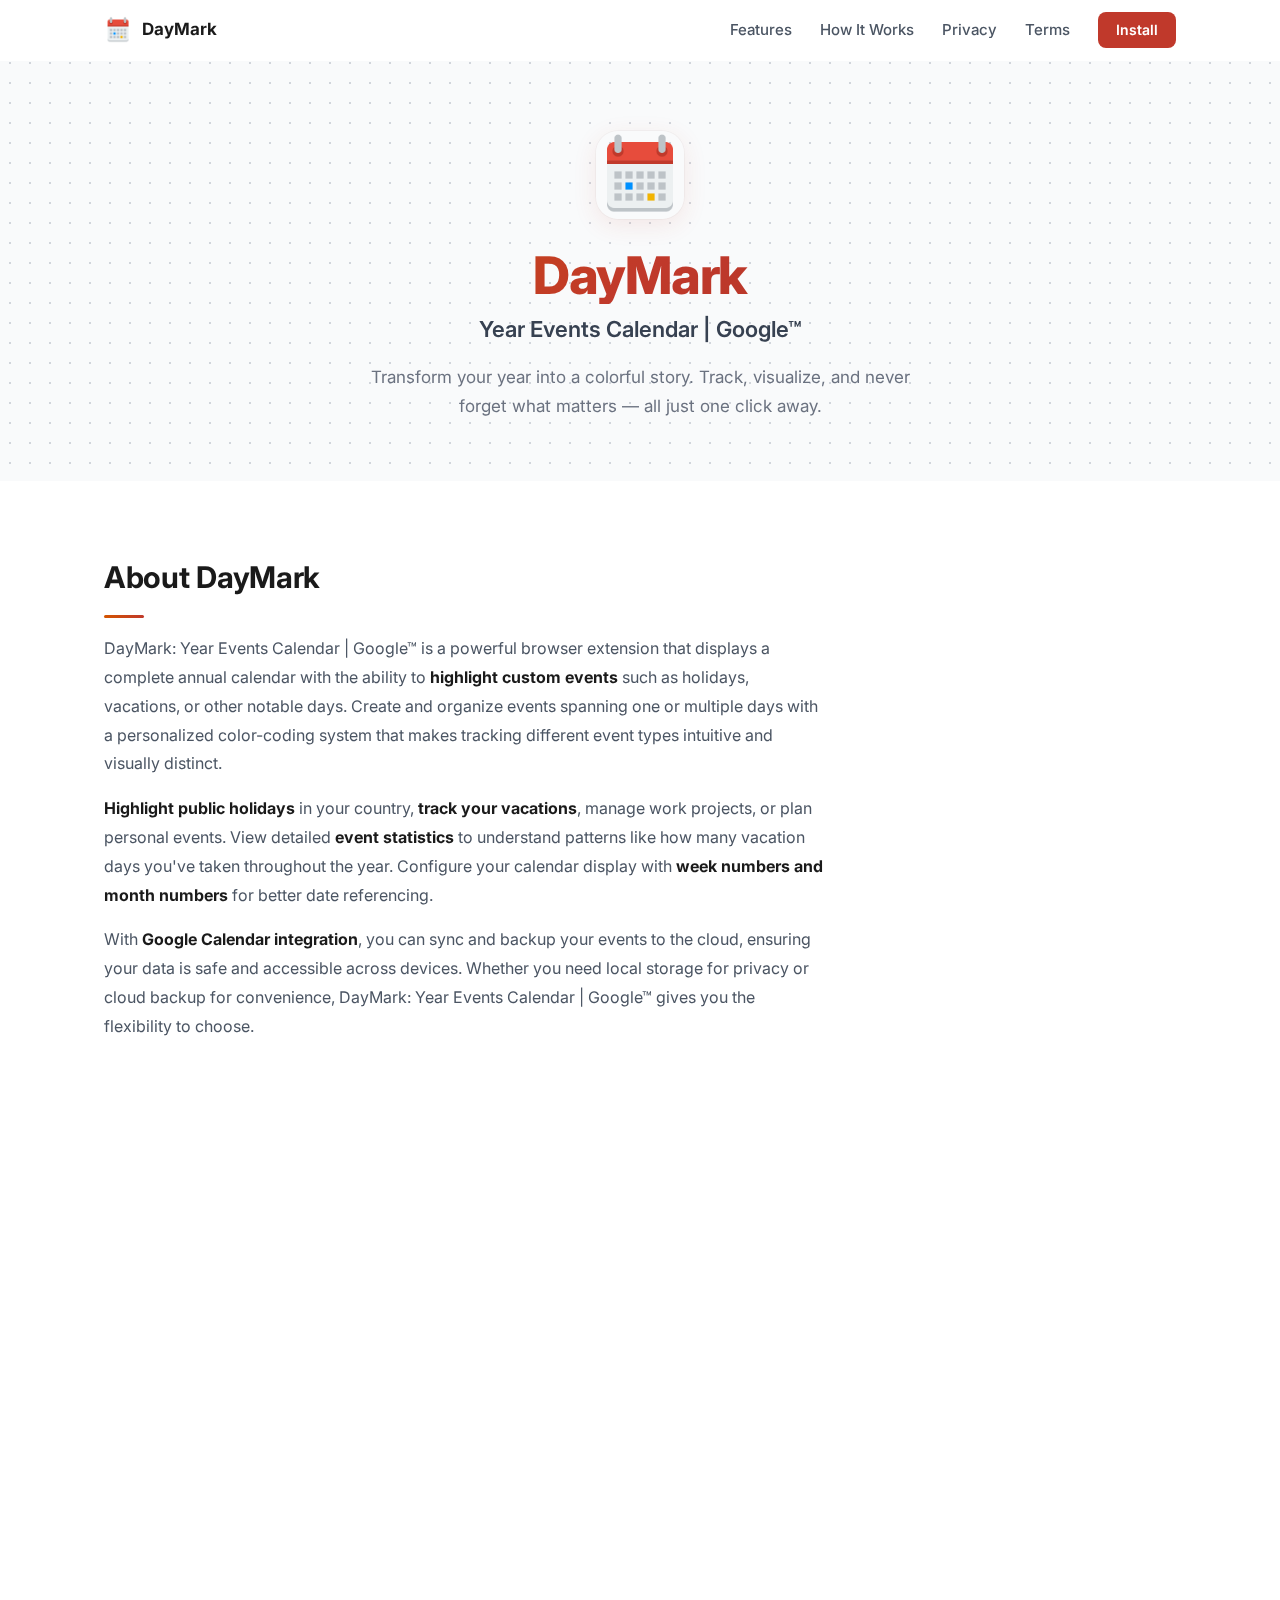
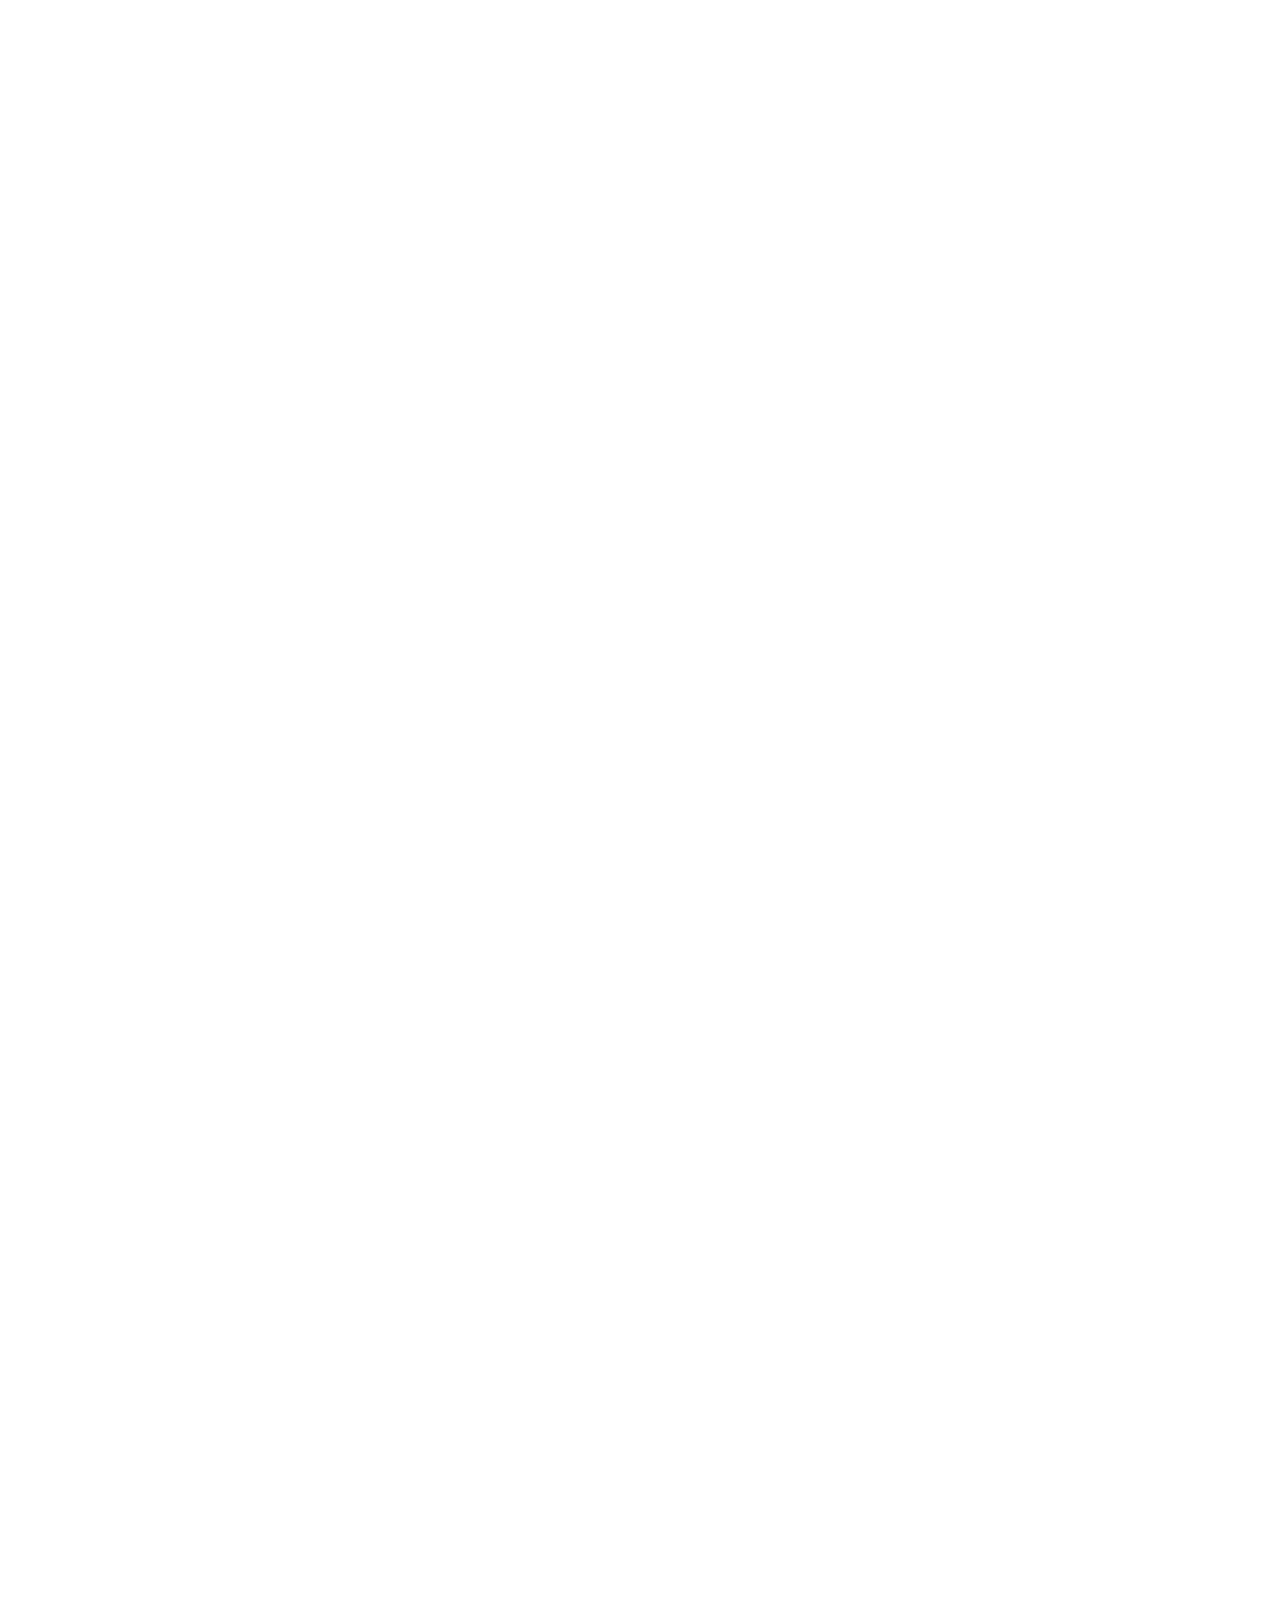
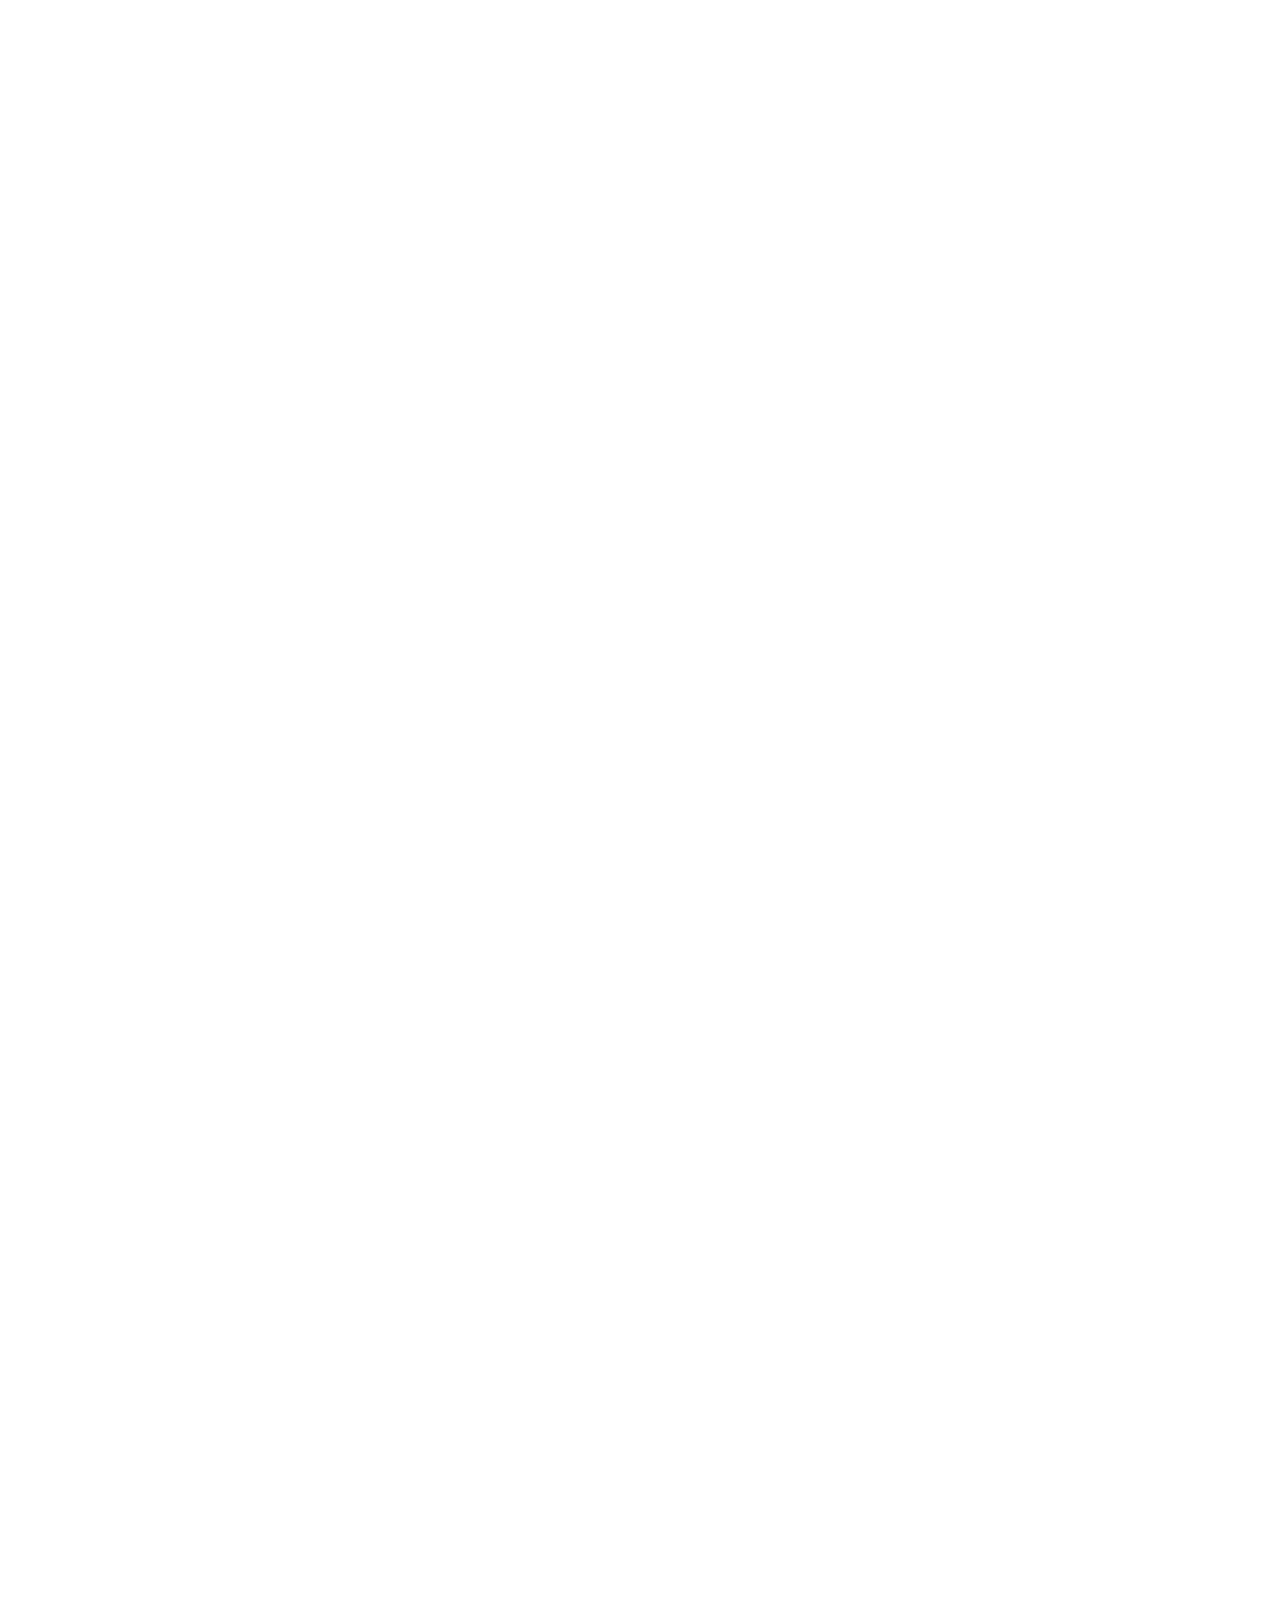
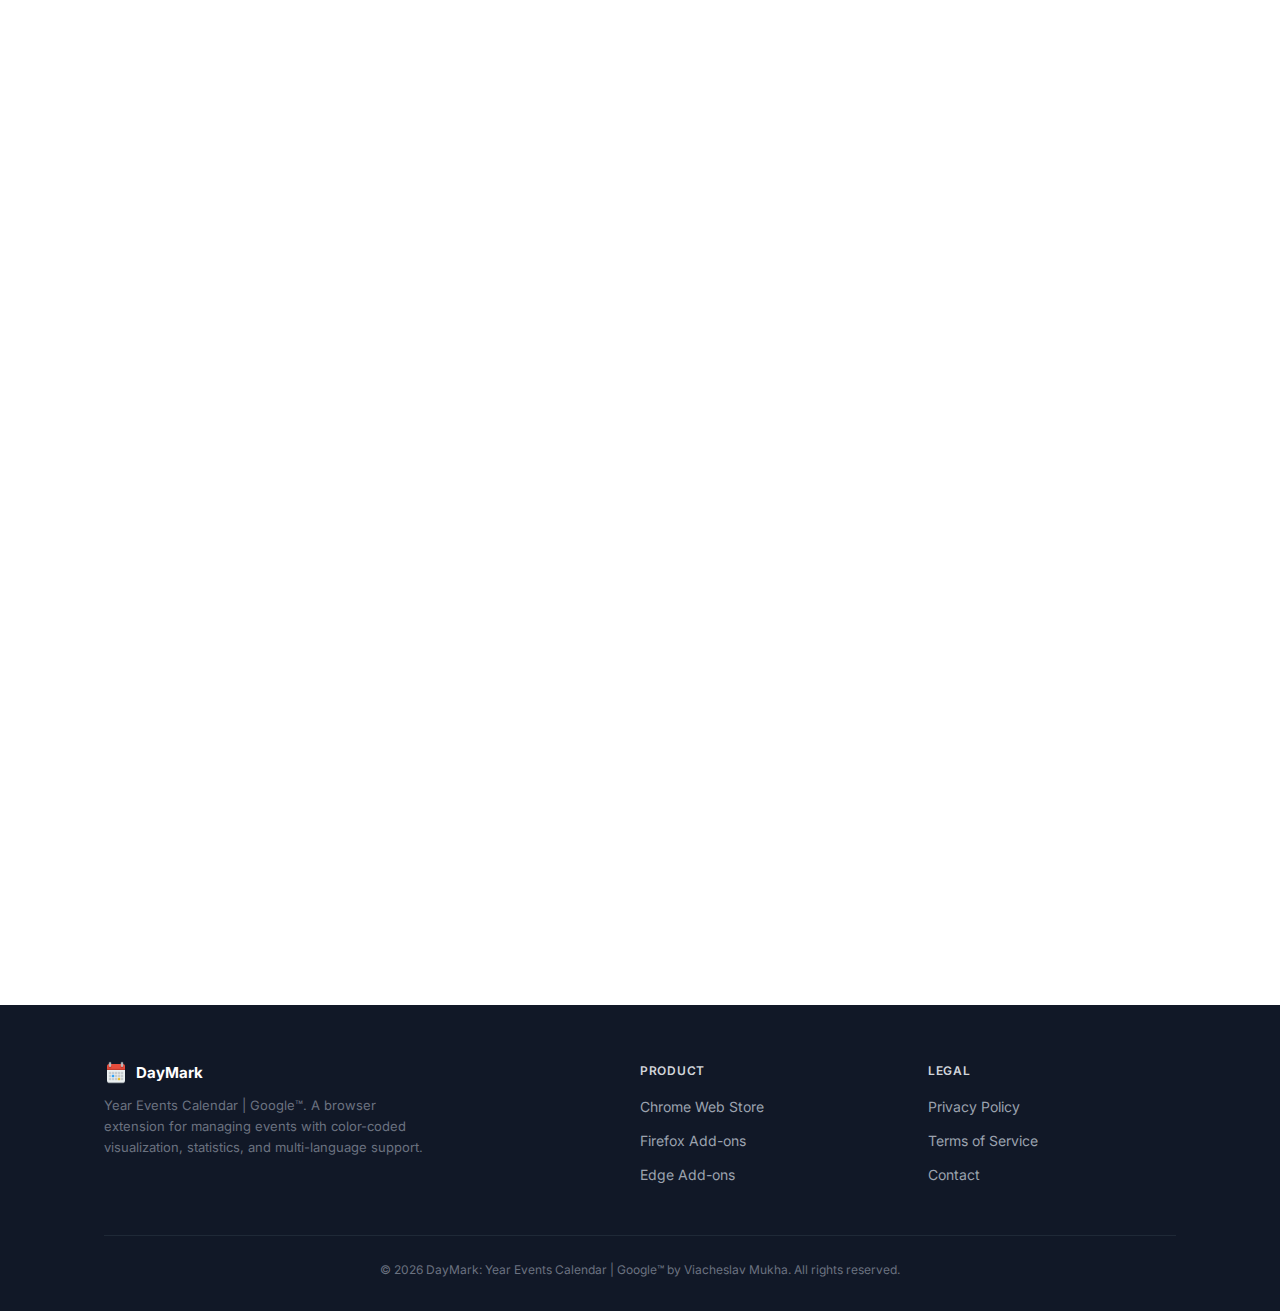
<file: index.html>
<!DOCTYPE html>
<html lang="en">
<head>
    <meta charset="UTF-8">
    <meta name="viewport" content="width=device-width, initial-scale=1.0">
    <meta name="description" content="DayMark: Year Events Calendar | Google™ - A comprehensive browser extension for managing events with color-coded visualization, statistics, and multi-language support.">
    <meta name="keywords" content="calendar, year calendar, events, browser extension, time tracking, vacation planner">
    <meta name="author" content="Viacheslav Mukha">
    <meta name="google-site-verification" content="LgEKijWuAW4rtlg4k-rfDysMJshpU9vZ4BoyjMtVdMs" />
    <title>DayMark: Year Events Calendar | Google™ - Browser Extension</title>
    <link rel="icon" type="image/png" href="img/logo.png">
    <link rel="apple-touch-icon" href="img/logo.png">
    <link rel="preconnect" href="https://fonts.googleapis.com">
    <link rel="preconnect" href="https://fonts.gstatic.com" crossorigin>
    <link href="https://fonts.googleapis.com/css2?family=Inter:wght@400;500;600;700;800&display=swap" rel="stylesheet">
    <link rel="stylesheet" href="style.css">
</head>
<body>

    <nav class="nav" id="nav">
        <div class="nav-inner">
            <a href="index.html" class="nav-brand">
                <img src="img/logo.png" alt="DayMark" class="nav-logo">
                <span>DayMark</span>
            </a>
            <button class="nav-toggle" id="navToggle" aria-label="Toggle navigation">
                <span></span>
            </button>
            <div class="nav-links" id="navLinks">
                <a href="#features">Features</a>
                <a href="#how-it-works">How It Works</a>
                <a href="privacy.html">Privacy</a>
                <a href="terms.html">Terms</a>
                <a href="https://chromewebstore.google.com/detail/llkdnaajdbpjiodmejeihpjeaegohpak" class="nav-cta" id="installBtn">Install</a>
            </div>
        </div>
    </nav>

    <section class="hero" id="hero">
        <div class="hero-dots"></div>
        <div class="container">
            <img src="img/logo.png" alt="DayMark Logo" class="hero-logo">
            <h1>DayMark</h1>
            <p class="hero-subtitle">Year Events Calendar | Google™</p>
            <p class="hero-desc">Transform your year into a colorful story. Track, visualize, and never forget what matters — all just one click away.</p>
        </div>
    </section>

    <section class="section fade-up" id="about">
        <div class="container">
            <h2 class="section-title">About DayMark</h2>
            <p class="section-text">
                DayMark: Year Events Calendar | Google™ is a powerful browser extension that displays a complete annual calendar with the ability to
                <strong>highlight custom events</strong> such as holidays, vacations, or other notable days.
                Create and organize events spanning one or multiple days with a personalized color-coding system that makes tracking
                different event types intuitive and visually distinct.
            </p>
            <p class="section-text">
                <strong>Highlight public holidays</strong> in your country, <strong>track your vacations</strong>, manage work projects,
                or plan personal events. View detailed <strong>event statistics</strong> to understand patterns like how many vacation
                days you've taken throughout the year. Configure your calendar display with <strong>week numbers and month numbers</strong>
                for better date referencing.
            </p>
            <p class="section-text">
                With <strong>Google Calendar integration</strong>, you can sync and backup your events to the cloud, ensuring your data
                is safe and accessible across devices. Whether you need local storage for privacy or cloud backup for convenience,
                DayMark: Year Events Calendar | Google™ gives you the flexibility to choose.
            </p>
        </div>
    </section>

    <section class="section section-alt fade-up" id="demo">
        <div class="container">
            <h2 class="section-title section-title-center">See <span class="brand-text">DayMark</span> in Action</h2>
            <div class="video-wrap">
                <iframe
                    id="youtube-video"
                    src="https://www.youtube.com/embed/YdTwbRTklOA?enablejsapi=1&mute=1"
                    title="YouTube video player"
                    allow="accelerometer; autoplay; clipboard-write; encrypted-media; gyroscope; picture-in-picture; web-share"
                    referrerpolicy="strict-origin-when-cross-origin"
                    allowfullscreen>
                </iframe>
            </div>
        </div>
    </section>

    <section class="section fade-up" id="at-a-glance">
        <div class="container">
            <h2 class="section-title section-title-center">DayMark at a Glance</h2>
            <div class="stats-row">
                <div class="stat-item">
                    <span class="stat-number">25+</span>
                    <span class="stat-label">Languages Supported</span>
                </div>
                <div class="stat-item">
                    <span class="stat-number">∞</span>
                    <span class="stat-label">Custom Events</span>
                </div>
                <div class="stat-item">
                    <span class="stat-number">365</span>
                    <span class="stat-label">Days at a Glance</span>
                </div>
            </div>
        </div>
    </section>

    <section class="section section-alt fade-up" id="features">
        <div class="container">
            <h2 class="section-title section-title-center">Key Features</h2>
            <div class="features-grid">
                <div class="feature-card">
                    <div class="feature-icon">
                        <svg viewBox="0 0 24 24" fill="none" stroke="currentColor" stroke-width="2" stroke-linecap="round" stroke-linejoin="round" aria-hidden="true"><path d="M12 22a7 7 0 0 0 7-7c0-2-1-3.9-3-5.5s-3.5-4-4-6.5c-.5 2.5-2 4.9-4 6.5C6 11.1 5 13 5 15a7 7 0 0 0 7 7z"/></svg>
                    </div>
                    <h3>Color-Coded Events</h3>
                    <p>Add custom events for one or multiple days with personalized colors. Easily distinguish between vacations, holidays, work projects, and personal events at a glance.</p>
                </div>
                <div class="feature-card">
                    <div class="feature-icon">
                        <svg viewBox="0 0 24 24" fill="none" stroke="currentColor" stroke-width="2" stroke-linecap="round" aria-hidden="true"><path d="M18 20V10M12 20V4M6 20v-6"/></svg>
                    </div>
                    <h3>Event Statistics</h3>
                    <p>View statistics of events to understand how many vacation days were selected throughout the year. Track time allocation with intelligent analytics for each color category.</p>
                </div>
                <div class="feature-card">
                    <div class="feature-icon">
                        <svg viewBox="0 0 24 24" fill="none" stroke="currentColor" stroke-width="2" stroke-linecap="round" stroke-linejoin="round" aria-hidden="true"><rect x="3" y="4" width="18" height="18" rx="2"/><path d="M16 2v4M8 2v4M3 10h18M9 16l2 2 4-4"/></svg>
                    </div>
                    <h3>Highlight Any Day</h3>
                    <p>Highlight public holidays in your country, track your vacations, mark important deadlines, or celebrate special occasions with custom colors and descriptions.</p>
                </div>
                <div class="feature-card">
                    <div class="feature-icon">
                        <svg viewBox="0 0 24 24" fill="none" stroke="currentColor" stroke-width="2" stroke-linecap="round" aria-hidden="true"><path d="M4 21v-7M4 10V3M12 21v-9M12 8V3M20 21v-5M20 12V3M1 14h6M9 8h6M17 16h6"/></svg>
                    </div>
                    <h3>Customizable Display</h3>
                    <p>Configure displaying week numbers and month numbers. Choose your preferred week start day (Monday or Sunday) for optimal calendar viewing.</p>
                </div>
                <div class="feature-card">
                    <div class="feature-icon">
                        <svg viewBox="0 0 24 24" fill="none" stroke="currentColor" stroke-width="2" stroke-linecap="round" stroke-linejoin="round" aria-hidden="true"><path d="M17.5 19H9a7 7 0 1 1 6.71-9h1.79a4.5 4.5 0 1 1 0 9z"/></svg>
                    </div>
                    <h3>Google Calendar Backup</h3>
                    <p>Optional Google Calendar integration for cloud backup and sync. Keep your events safe and accessible across devices while maintaining full control of your data.</p>
                </div>
                <div class="feature-card">
                    <div class="feature-icon">
                        <svg viewBox="0 0 24 24" fill="none" stroke="currentColor" stroke-width="2" stroke-linecap="round" stroke-linejoin="round" aria-hidden="true"><circle cx="12" cy="12" r="10"/><path d="M12 2a14.5 14.5 0 0 0 0 20 14.5 14.5 0 0 0 0-20M2 12h20"/></svg>
                    </div>
                    <h3>Multi-Language Support</h3>
                    <p>Available in 25+ languages including English, Spanish, German, French, Italian, Japanese, Korean, Chinese, and many more.</p>
                </div>
                <div class="feature-card">
                    <div class="feature-icon">
                        <svg viewBox="0 0 24 24" fill="none" stroke="currentColor" stroke-width="2" stroke-linecap="round" stroke-linejoin="round" aria-hidden="true"><ellipse cx="12" cy="5" rx="9" ry="3"/><path d="M3 5v14c0 1.66 4 3 9 3s9-1.34 9-3V5"/><path d="M3 12c0 1.66 4 3 9 3s9-1.34 9-3"/></svg>
                    </div>
                    <h3>Local &amp; Cloud Storage</h3>
                    <p>Store events locally in your browser for privacy or sync with Google Calendar for backup. Your choice, your data, your control.</p>
                </div>
                <div class="feature-card">
                    <div class="feature-icon">
                        <svg viewBox="0 0 24 24" fill="none" stroke="currentColor" stroke-width="2" stroke-linecap="round" stroke-linejoin="round" aria-hidden="true"><rect x="3" y="4" width="18" height="18" rx="2"/><path d="M16 2v4M8 2v4M3 10h18M8 14h.01M12 14h.01M16 14h.01M8 18h.01M12 18h.01M16 18h.01"/></svg>
                    </div>
                    <h3>Full Year View</h3>
                    <p>See your entire year at a glance. Quickly navigate between months and years to plan ahead or review past events with ease.</p>
                </div>
                <div class="feature-card">
                    <div class="feature-icon">
                        <svg viewBox="0 0 24 24" fill="none" stroke="currentColor" stroke-width="2" stroke-linecap="round" stroke-linejoin="round" aria-hidden="true"><path d="M12.586 2.586A2 2 0 0 0 11.172 2H4a2 2 0 0 0-2 2v7.172a2 2 0 0 0 .586 1.414l8.704 8.704a2.426 2.426 0 0 0 3.42 0l6.58-6.58a2.426 2.426 0 0 0 0-3.42z"/><circle cx="7.5" cy="7.5" r=".5" fill="currentColor"/></svg>
                    </div>
                    <h3>Custom Event Categories</h3>
                    <p>Name your color categories for better organization. Assign meaningful labels like "Vacation", "Holiday", or "Work Project" to each color for clearer event identification and statistics tracking.</p>
                </div>
            </div>
        </div>
    </section>

    <section class="section fade-up" id="perfect-for">
        <div class="container">
            <h2 class="section-title section-title-center">Perfect For</h2>
            <div class="use-cases-grid">
                <div class="use-case-card">
                    <div class="use-case-icon">
                        <svg viewBox="0 0 24 24" fill="none" stroke="currentColor" stroke-width="2" stroke-linecap="round" stroke-linejoin="round" aria-hidden="true"><circle cx="12" cy="12" r="4"/><path d="M12 2v2M12 20v2M4.93 4.93l1.41 1.41M17.66 17.66l1.41 1.41M2 12h2M20 12h2M6.34 17.66l-1.41 1.41M19.07 4.93l-1.41 1.41"/></svg>
                    </div>
                    <h3>Vacation Planning</h3>
                    <p>Track and visualize your vacation days throughout the year with color-coded highlighting</p>
                </div>
                <div class="use-case-card">
                    <div class="use-case-icon">
                        <svg viewBox="0 0 24 24" fill="none" stroke="currentColor" stroke-width="2" stroke-linecap="round" stroke-linejoin="round" aria-hidden="true"><polygon points="12 2 15.09 8.26 22 9.27 17 14.14 18.18 21.02 12 17.77 5.82 21.02 7 14.14 2 9.27 8.91 8.26 12 2"/></svg>
                    </div>
                    <h3>Holiday Tracking</h3>
                    <p>Highlight public holidays in your country so you never miss important dates</p>
                </div>
                <div class="use-case-card">
                    <div class="use-case-icon">
                        <svg viewBox="0 0 24 24" fill="none" stroke="currentColor" stroke-width="2" stroke-linecap="round" stroke-linejoin="round" aria-hidden="true"><path d="M21.21 15.89A10 10 0 1 1 8 2.83"/><path d="M22 12A10 10 0 0 0 12 2v10z"/></svg>
                    </div>
                    <h3>Time Analysis</h3>
                    <p>View statistics to understand how many days were allocated to different activities</p>
                </div>
                <div class="use-case-card">
                    <div class="use-case-icon">
                        <svg viewBox="0 0 24 24" fill="none" stroke="currentColor" stroke-width="2" stroke-linecap="round" stroke-linejoin="round" aria-hidden="true"><circle cx="12" cy="12" r="10"/><circle cx="12" cy="12" r="6"/><circle cx="12" cy="12" r="2"/></svg>
                    </div>
                    <h3>Personal Goals</h3>
                    <p>Monitor habits, fitness goals, or learning schedules with daily tracking</p>
                </div>
                <div class="use-case-card">
                    <div class="use-case-icon">
                        <svg viewBox="0 0 24 24" fill="none" stroke="currentColor" stroke-width="2" stroke-linecap="round" stroke-linejoin="round" aria-hidden="true"><rect x="2" y="7" width="20" height="14" rx="2"/><path d="M16 7V4a2 2 0 0 0-2-2h-4a2 2 0 0 0-2 2v3"/></svg>
                    </div>
                    <h3>Work Scheduling</h3>
                    <p>Plan work days, meetings, and important deadlines with week/month numbers</p>
                </div>
                <div class="use-case-card">
                    <div class="use-case-icon">
                        <svg viewBox="0 0 24 24" fill="none" stroke="currentColor" stroke-width="2" stroke-linecap="round" stroke-linejoin="round" aria-hidden="true"><path d="M12 22s8-4 8-10V5l-8-3-8 3v7c0 6 8 10 8 10z"/><path d="m9 12 2 2 4-4"/></svg>
                    </div>
                    <h3>Data Backup</h3>
                    <p>Optional Google Calendar integration ensures your events are safely backed up to the cloud</p>
                </div>
            </div>
        </div>
    </section>

    <section class="cta fade-up" id="get-daymark">
        <div class="container">
            <h2>Get DayMark Now</h2>
            <p class="cta-sub">Available for Chrome, Firefox, and Edge</p>
            <div class="cta-buttons" id="ctaButtons">
                <a href="https://chromewebstore.google.com/detail/llkdnaajdbpjiodmejeihpjeaegohpak" class="cta-btn cta-btn-primary" data-browser="chrome">Chrome Web Store</a>
                <a href="https://addons.mozilla.org/en-US/firefox/addon/daymark/" class="cta-btn cta-btn-outline" data-browser="firefox">Firefox Add-ons</a>
                <a href="https://microsoftedge.microsoft.com/addons/detail/nmlfhfdbgjjcmnfnpcocpoppjimgnaam" class="cta-btn cta-btn-outline" data-browser="edge">Edge Add-ons</a>
            </div>
        </div>
    </section>

    <section class="section section-alt fade-up" id="how-it-works">
        <div class="container">
            <h2 class="section-title">How It Works</h2>
            <div class="timeline">
                <div class="timeline-step">
                    <div class="timeline-num">1</div>
                    <h3>Install the Extension</h3>
                    <p>Add DayMark: Year Events Calendar | Google™ to your browser with one click. Available for Chrome, Firefox, and Edge.</p>
                </div>
                <div class="timeline-step">
                    <div class="timeline-num">2</div>
                    <h3>Add Your Events</h3>
                    <p>Click any day or range of days to create custom events. Choose a color, add a name and description, and save.</p>
                </div>
                <div class="timeline-step">
                    <div class="timeline-num">3</div>
                    <h3>View Your Year</h3>
                    <p>See your entire year with color-coded events. Configure week numbers, month numbers, and display preferences.</p>
                </div>
                <div class="timeline-step">
                    <div class="timeline-num">4</div>
                    <h3>Track Statistics</h3>
                    <p>View how many days are allocated to each event type. Understand your time allocation patterns throughout the year.</p>
                </div>
                <div class="timeline-step">
                    <div class="timeline-num">5</div>
                    <h3>Backup to Google Calendar (Optional)</h3>
                    <p>Connect to Google Calendar to automatically backup your events to the cloud. Your data stays safe and accessible across devices.</p>
                </div>
            </div>
        </div>
    </section>

    <section class="section fade-up" id="privacy-security">
        <div class="container">
            <h2 class="section-title">Privacy &amp; Security</h2>
            <p class="section-text">
                We take your privacy seriously. DayMark: Year Events Calendar | Google™ stores all your data locally in your browser by default.
                When you choose to use Google Calendar integration for backup purposes, we only access the data you explicitly authorize,
                and we never share your information with third parties.
            </p>
            <p class="section-text">
                <strong>Your data, your control:</strong> Use local storage for complete privacy, or enable Google Calendar backup for convenience. The choice is yours.
            </p>
            <p class="section-text">
                <a href="privacy.html">Read our Privacy Policy</a> &nbsp;|&nbsp;
                <a href="terms.html">Read our Terms of Service</a>
            </p>
        </div>
    </section>

    <section class="section section-alt fade-up" id="support">
        <div class="container">
            <h2 class="section-title">Support &amp; Contact</h2>
            <p class="section-text">
                If you have questions, suggestions, or need support, please feel free to reach out:
            </p>
            <p class="section-text">
                <strong>Developer:</strong> Viacheslav Mukha<br>
                <strong>Email:</strong> <a href="mailto:viacheslav.mukha@gmail.com">viacheslav.mukha@gmail.com</a>
            </p>
        </div>
    </section>

    <footer class="footer">
        <div class="container">
            <div class="footer-grid">
                <div>
                    <div class="footer-brand">
                        <img src="img/logo.png" alt="">
                        <span>DayMark</span>
                    </div>
                    <p class="footer-desc">Year Events Calendar | Google™. A browser extension for managing events with color-coded visualization, statistics, and multi-language support.</p>
                </div>
                <div>
                    <h4>Product</h4>
                    <ul class="footer-links">
                        <li><a href="https://chromewebstore.google.com/detail/llkdnaajdbpjiodmejeihpjeaegohpak">Chrome Web Store</a></li>
                        <li><a href="https://addons.mozilla.org/en-US/firefox/addon/daymark/">Firefox Add-ons</a></li>
                        <li><a href="https://microsoftedge.microsoft.com/addons/detail/nmlfhfdbgjjcmnfnpcocpoppjimgnaam">Edge Add-ons</a></li>
                    </ul>
                </div>
                <div>
                    <h4>Legal</h4>
                    <ul class="footer-links">
                        <li><a href="privacy.html">Privacy Policy</a></li>
                        <li><a href="terms.html">Terms of Service</a></li>
                        <li><a href="mailto:viacheslav.mukha@gmail.com">Contact</a></li>
                    </ul>
                </div>
            </div>
            <div class="footer-bottom">
                &copy; <span id="year"></span> DayMark: Year Events Calendar | Google™ by Viacheslav Mukha. All rights reserved.
            </div>
        </div>
    </footer>

    <script>
        document.getElementById('year').textContent = new Date().getFullYear();

        var storeUrls = {
            chrome: 'https://chromewebstore.google.com/detail/llkdnaajdbpjiodmejeihpjeaegohpak',
            firefox: 'https://addons.mozilla.org/en-US/firefox/addon/daymark/',
            edge: 'https://microsoftedge.microsoft.com/addons/detail/nmlfhfdbgjjcmnfnpcocpoppjimgnaam'
        };

        function detectBrowser() {
            var ua = navigator.userAgent;
            if (ua.indexOf('Firefox') !== -1) return 'firefox';
            if (ua.indexOf('Edg/') !== -1) return 'edge';
            if (ua.indexOf('Chrome') !== -1) return 'chrome';
            return 'chrome';
        }

        var detectedBrowser = detectBrowser();

        document.getElementById('installBtn').href = storeUrls[detectedBrowser];

        var ctaBtns = document.querySelectorAll('#ctaButtons .cta-btn');
        ctaBtns.forEach(function(btn) {
            var browser = btn.getAttribute('data-browser');
            if (browser === detectedBrowser) {
                btn.classList.remove('cta-btn-outline');
                btn.classList.add('cta-btn-primary');
            } else {
                btn.classList.remove('cta-btn-primary');
                btn.classList.add('cta-btn-outline');
            }
        });

        var nav = document.getElementById('nav');
        window.addEventListener('scroll', function() {
            nav.classList.toggle('scrolled', window.scrollY > 10);
        });

        document.getElementById('navToggle').addEventListener('click', function() {
            document.getElementById('navLinks').classList.toggle('open');
        });

        var heroDots = document.querySelector('.hero-dots');
        var heroSection = document.getElementById('hero');
        var ticking = false;
        window.addEventListener('scroll', function() {
            if (!ticking) {
                requestAnimationFrame(function() {
                    if (heroSection.getBoundingClientRect().bottom > 0) {
                        heroDots.style.transform = 'translateY(' + (window.scrollY * 0.25) + 'px)';
                    }
                    ticking = false;
                });
                ticking = true;
            }
        });

        var fadeEls = document.querySelectorAll('.fade-up');
        var fadeObserver = new IntersectionObserver(function(entries) {
            entries.forEach(function(entry) {
                if (entry.isIntersecting) {
                    entry.target.classList.add('visible');
                }
            });
        }, { threshold: 0.15 });
        fadeEls.forEach(function(el) { fadeObserver.observe(el); });

        var tag = document.createElement('script');
        tag.src = "https://www.youtube.com/iframe_api";
        document.head.appendChild(tag);

        var player;
        function onYouTubeIframeAPIReady() {
            player = new YT.Player('youtube-video', {
                events: { 'onReady': onPlayerReady }
            });
        }

        function onPlayerReady() {
            var videoSection = document.getElementById('demo');
            var vidObserver = new IntersectionObserver(function(entries) {
                entries.forEach(function(entry) {
                    if (entry.isIntersecting) { player.playVideo(); }
                    else { player.pauseVideo(); }
                });
            }, { threshold: 0.5 });
            vidObserver.observe(videoSection);
        }
    </script>

</body>
</html>
</file>
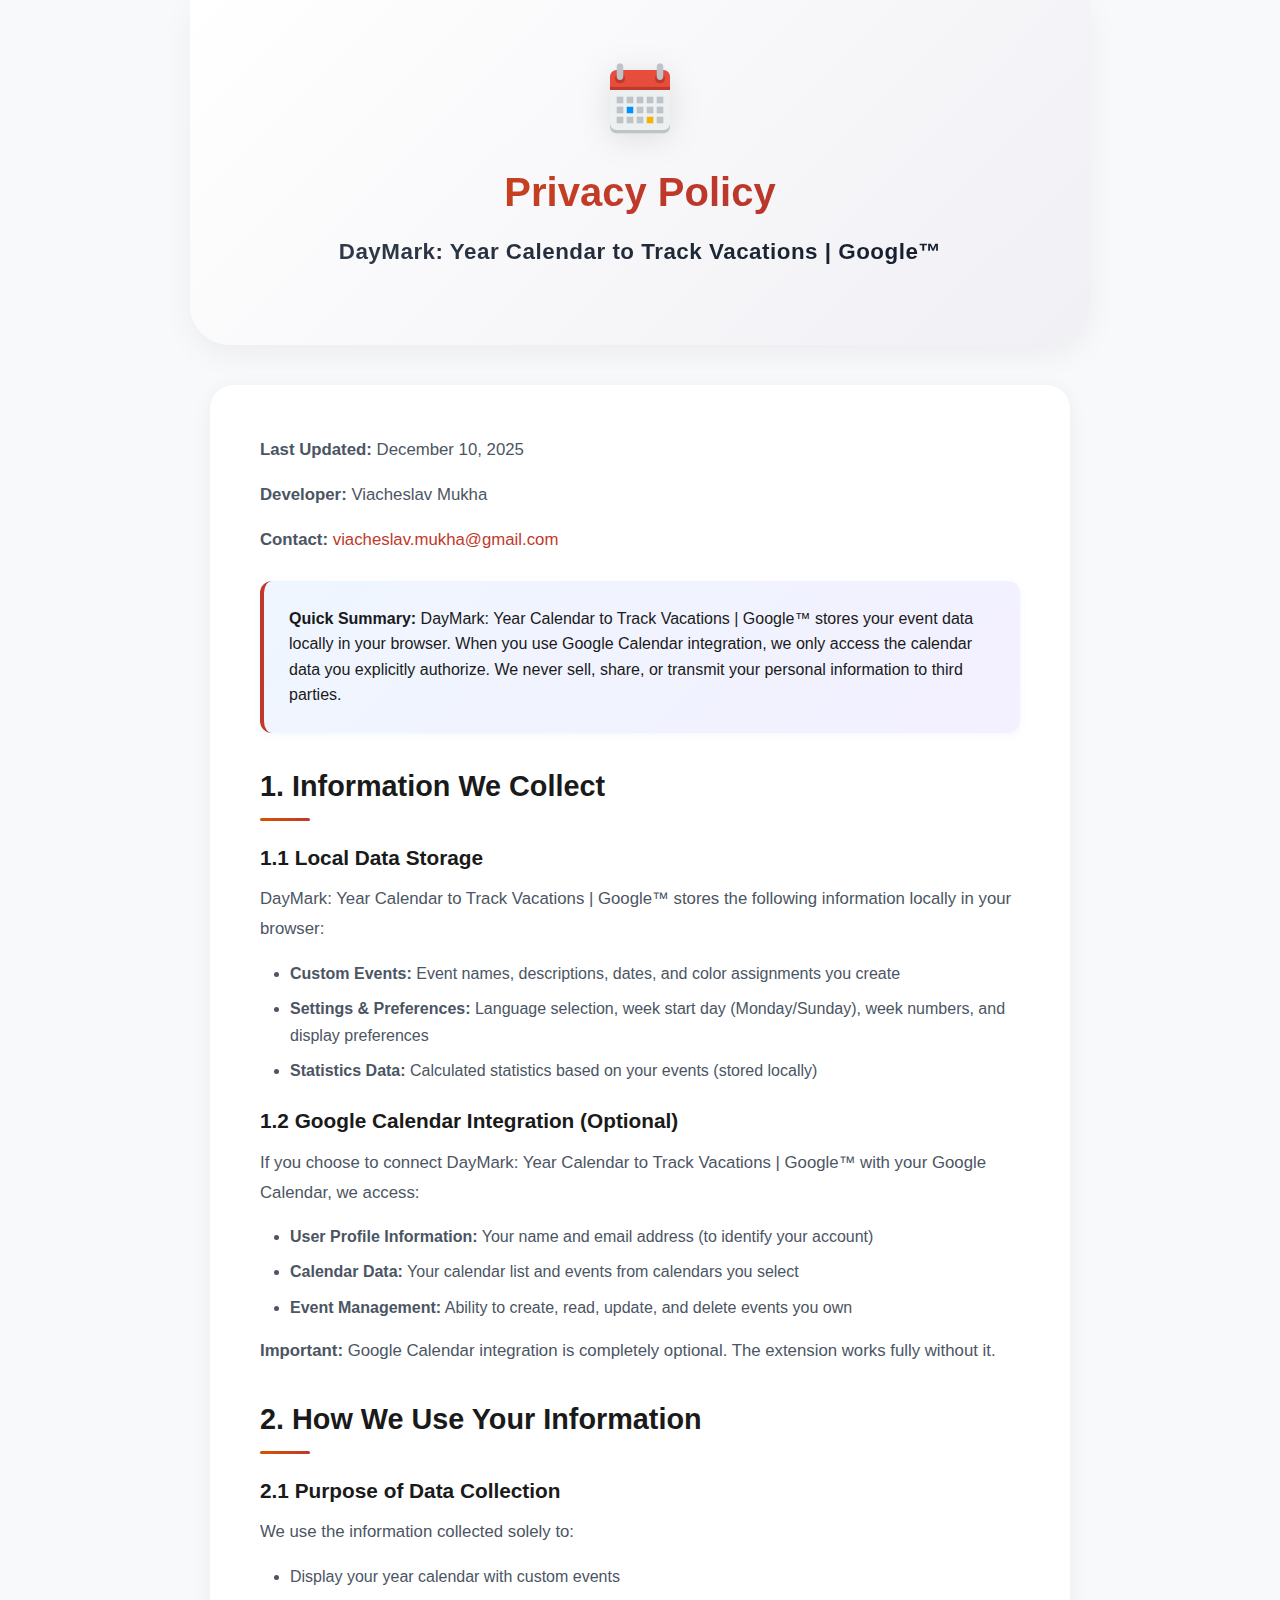
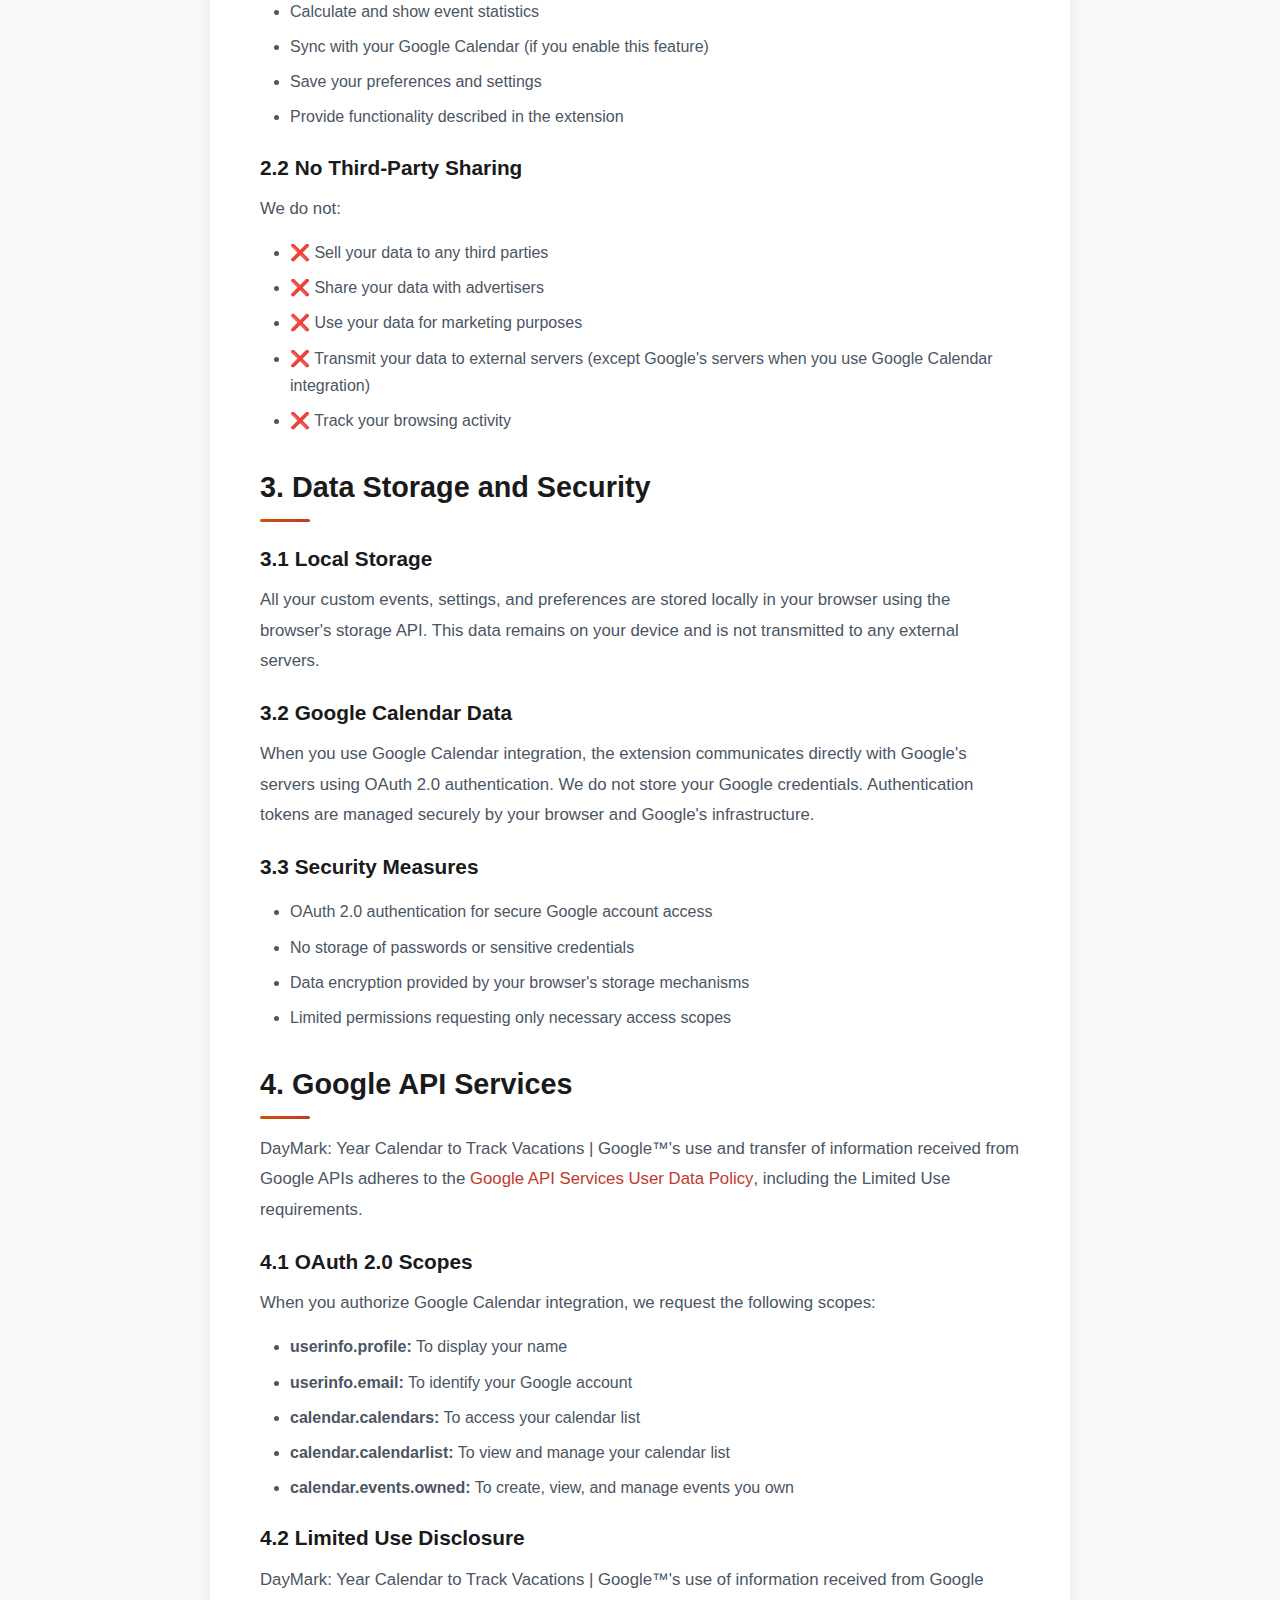
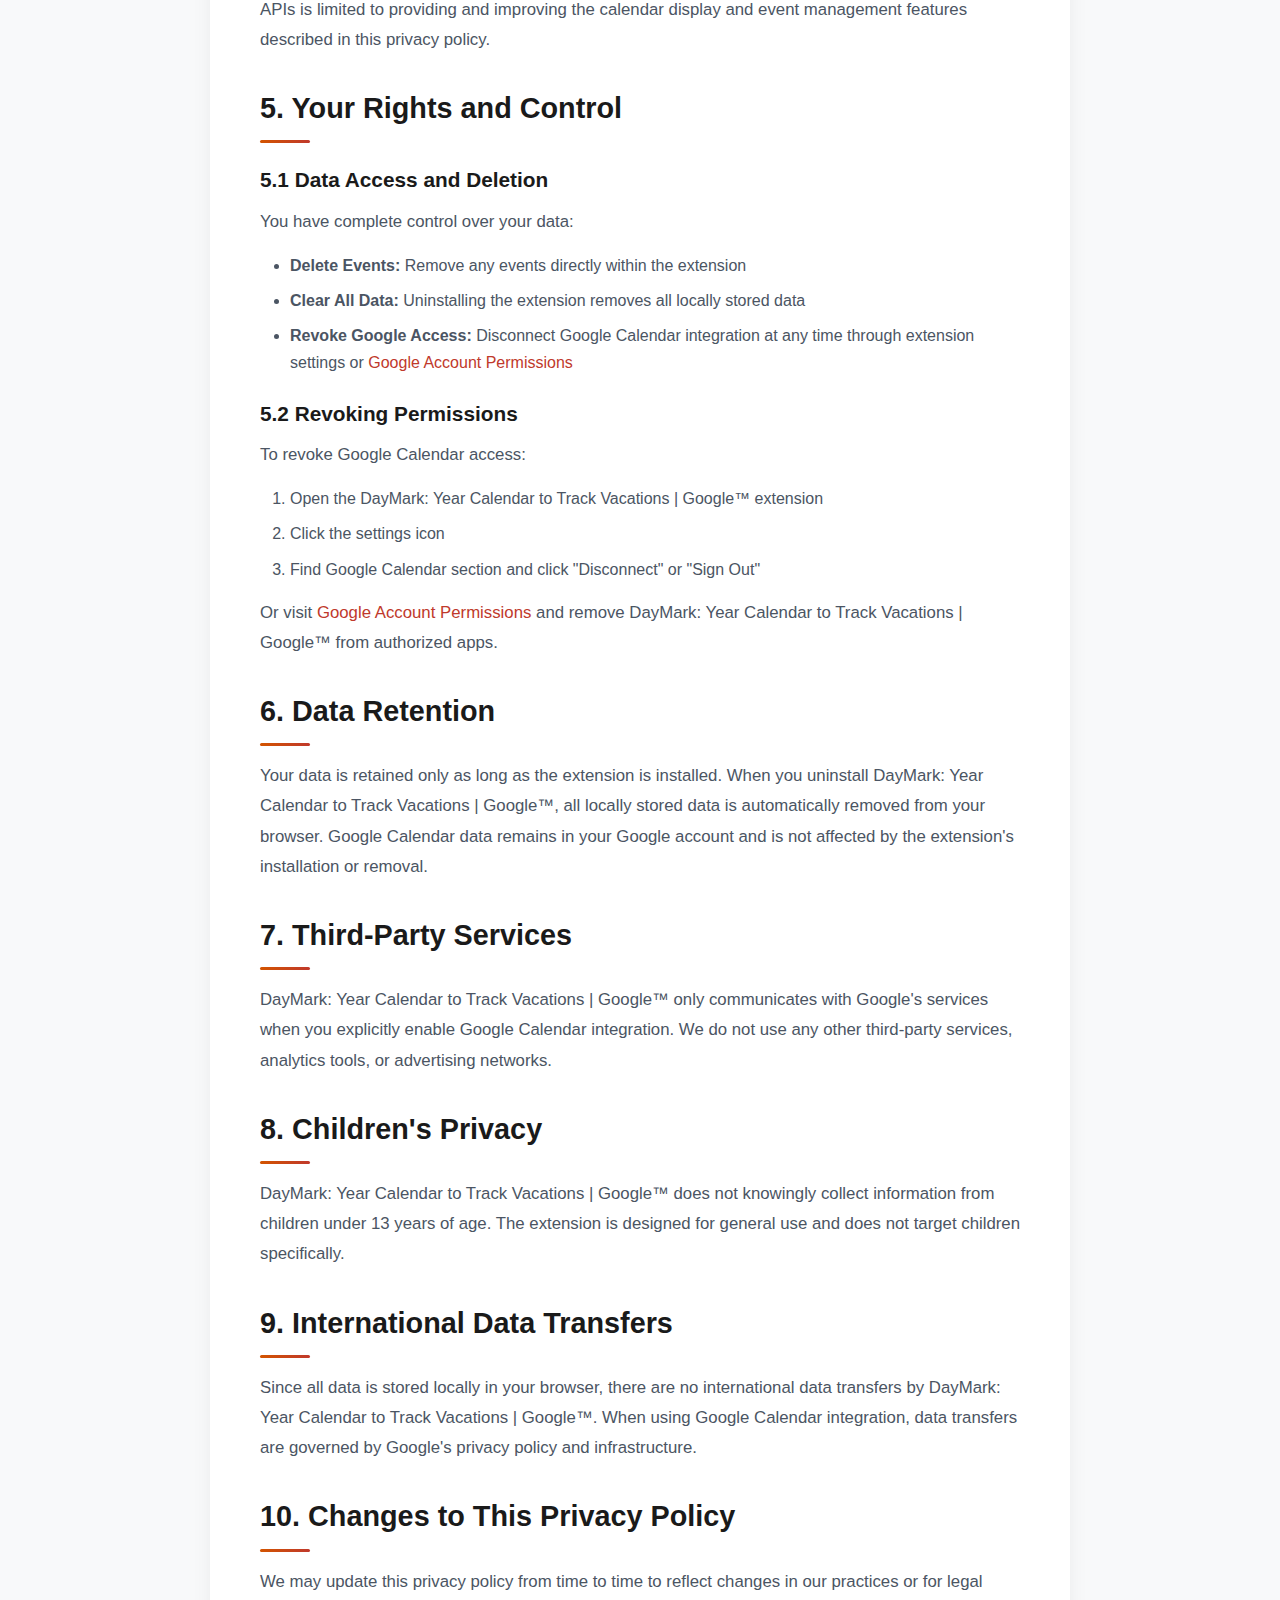
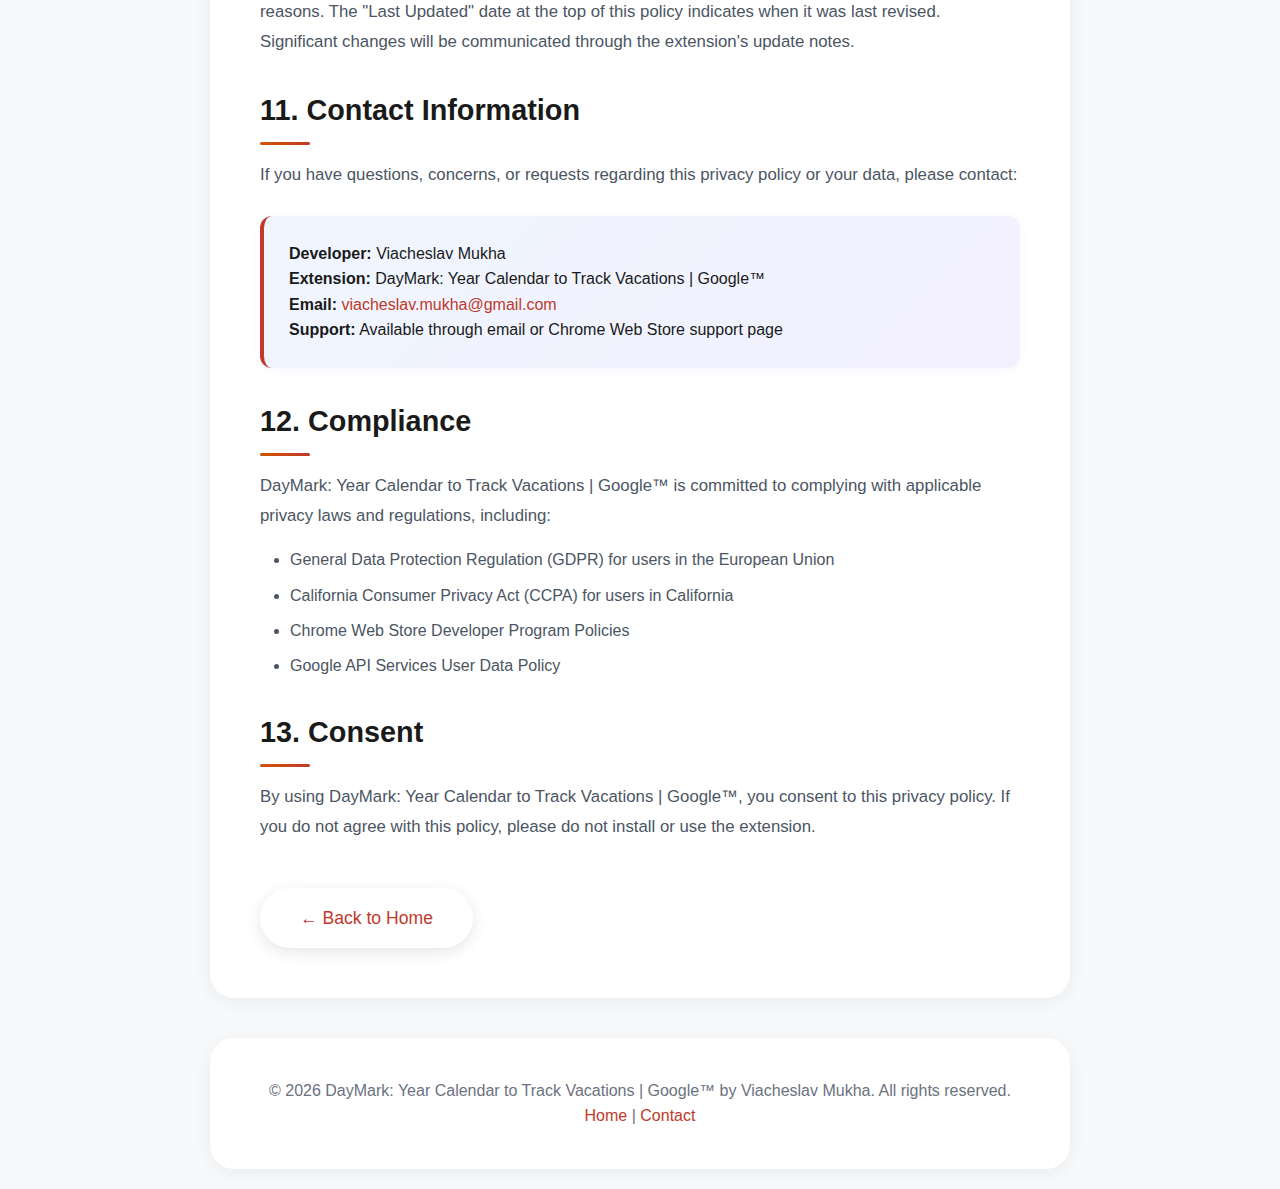
<file: privacy.html>
<!DOCTYPE html>
<html lang="en">
<head>
    <meta charset="UTF-8">
    <meta name="viewport" content="width=device-width, initial-scale=1.0">
    <meta name="description" content="Privacy Policy for DayMark: Year Calendar to Track Vacations | Google™ Browser Extension">
    <meta name="google-site-verification" content="LgEKijWuAW4rtlg4k-rfDysMJshpU9vZ4BoyjMtVdMs" />
    <title>Privacy Policy - DayMark: Year Calendar to Track Vacations | Google™</title>
    <link rel="icon" type="image/png" href="img/logo.png">
    <link rel="apple-touch-icon" href="img/logo.png">
    <style>
        * {
            margin: 0;
            padding: 0;
            box-sizing: border-box;
        }

        body {
            font-family: -apple-system, BlinkMacSystemFont, 'Segoe UI', Roboto, 'Helvetica Neue', Arial, sans-serif;
            line-height: 1.6;
            color: #1a1a1a;
            background: #f8f9fa;
            min-height: 100vh;
        }

        .container {
            max-width: 900px;
            margin: 0 auto;
            padding: 20px;
        }

        header {
            text-align: center;
            padding: 60px 20px 50px;
            background: linear-gradient(135deg, #ffffff 0%, #f0f0f5 100%);
            border-radius: 0 0 40px 40px;
            margin: -20px -20px 40px -20px;
            box-shadow: 0 10px 30px rgba(0,0,0,0.05);
        }

        .logo {
            width: 80px;
            height: 80px;
            margin: 0 auto 20px;
            display: block;
            filter: drop-shadow(0 5px 15px rgba(0,0,0,0.1));
            animation: float 3s ease-in-out infinite;
        }

        @keyframes float {
            0%, 100% { transform: translateY(0px); }
            50% { transform: translateY(-10px); }
        }

        header h1 {
            font-size: 2.5em;
            margin-bottom: 10px;
            font-weight: 700;
            background: linear-gradient(135deg, #d35400 0%, #c0392b 50%, #a93226 100%);
            -webkit-background-clip: text;
            -webkit-text-fill-color: transparent;
            background-clip: text;
        }

        header p {
            font-size: 1.4em;
            margin-bottom: 25px;
            font-weight: 700;
            background: linear-gradient(135deg, #374151 0%, #1f2937 50%, #111827 100%);
            -webkit-background-clip: text;
            -webkit-text-fill-color: transparent;
            background-clip: text;
            letter-spacing: 0.5px;
        }

        .content {
            background: white;
            border-radius: 24px;
            padding: 50px;
            margin: 0 auto 40px;
            box-shadow: 0 4px 20px rgba(0,0,0,0.06);
        }

        .content h2 {
            font-size: 1.8em;
            color: #1a1a1a;
            margin-top: 30px;
            margin-bottom: 15px;
            padding-bottom: 12px;
            position: relative;
        }

        .content h2::after {
            content: '';
            position: absolute;
            bottom: 0;
            left: 0;
            width: 50px;
            height: 3px;
            background: linear-gradient(90deg, #d35400, #c0392b);
            border-radius: 2px;
        }

        .content h3 {
            font-size: 1.3em;
            color: #1a1a1a;
            margin-top: 20px;
            margin-bottom: 10px;
            font-weight: 600;
        }

        .content p {
            margin-bottom: 15px;
            color: #4b5563;
            font-size: 1.05em;
            line-height: 1.8;
        }

        .content ul {
            margin: 15px 0 15px 30px;
            color: #4b5563;
        }

        .content ol {
            margin: 15px 0 15px 30px;
            color: #4b5563;
        }

        .content li {
            margin-bottom: 8px;
            line-height: 1.7;
        }

        .content a {
            color: #c0392b;
            text-decoration: none;
            font-weight: 500;
            transition: color 0.3s ease;
        }

        .content a:hover {
            color: #c0392b;
        }

        .highlight-box {
            background: linear-gradient(135deg, #eff6ff 0%, #f3f0ff 100%);
            border-left: 4px solid #c0392b;
            padding: 25px;
            margin: 25px 0;
            border-radius: 12px;
            box-shadow: 0 2px 10px rgba(37,99,235,0.05);
        }

        .back-link {
            display: inline-block;
            margin-top: 30px;
            padding: 16px 40px;
            background: white;
            color: #c0392b;
            text-decoration: none;
            border-radius: 50px;
            font-size: 1.1em;
            font-weight: 600;
            transition: all 0.3s ease;
            box-shadow: 0 4px 15px rgba(0,0,0,0.1);
        }

        .back-link:hover {
            transform: translateY(-3px);
            box-shadow: 0 8px 25px rgba(0,0,0,0.15);
            background: #f8fafc;
            color: #c0392b;
        }

        footer {
            text-align: center;
            padding: 40px 20px;
            color: #6b7280;
            background: white;
            border-radius: 24px;
            margin-top: 40px;
            box-shadow: 0 4px 20px rgba(0,0,0,0.06);
        }

        footer a {
            color: #c0392b;
            text-decoration: none;
            font-weight: 500;
            transition: color 0.3s ease;
        }

        footer a:hover {
            color: #c0392b;
        }

        @media (max-width: 768px) {
            .content {
                padding: 30px 20px;
            }

            header h1 {
                font-size: 2em;
            }

            header p {
                font-size: 1.1em;
            }

            header {
                padding: 40px 20px 30px;
            }
        }
    </style>
</head>
<body>
    <div class="container">
        <header>
            <img src="img/logo.png" alt="DayMark: Year Calendar to Track Vacations | Google™ Logo" class="logo">
            <h1>Privacy Policy</h1>
            <p>DayMark: Year Calendar to Track Vacations | Google™</p>
        </header>

        <div class="content">
            <p><strong>Last Updated:</strong> December 10, 2025</p>
            <p><strong>Developer:</strong> Viacheslav Mukha</p>
            <p><strong>Contact:</strong> <a href="mailto:viacheslav.mukha@gmail.com" style="color: #c0392b;">viacheslav.mukha@gmail.com</a></p>

            <div class="highlight-box">
                <strong>Quick Summary:</strong> DayMark: Year Calendar to Track Vacations | Google™ stores your event data locally in your browser. When you use Google Calendar integration, 
                we only access the calendar data you explicitly authorize. We never sell, share, or transmit your personal information to third parties.
            </div>

            <h2>1. Information We Collect</h2>
            
            <h3>1.1 Local Data Storage</h3>
            <p>DayMark: Year Calendar to Track Vacations | Google™ stores the following information locally in your browser:</p>
            <ul>
                <li><strong>Custom Events:</strong> Event names, descriptions, dates, and color assignments you create</li>
                <li><strong>Settings & Preferences:</strong> Language selection, week start day (Monday/Sunday), week numbers, and display preferences</li>
                <li><strong>Statistics Data:</strong> Calculated statistics based on your events (stored locally)</li>
            </ul>

            <h3>1.2 Google Calendar Integration (Optional)</h3>
            <p>If you choose to connect DayMark: Year Calendar to Track Vacations | Google™ with your Google Calendar, we access:</p>
            <ul>
                <li><strong>User Profile Information:</strong> Your name and email address (to identify your account)</li>
                <li><strong>Calendar Data:</strong> Your calendar list and events from calendars you select</li>
                <li><strong>Event Management:</strong> Ability to create, read, update, and delete events you own</li>
            </ul>

            <p><strong>Important:</strong> Google Calendar integration is completely optional. The extension works fully without it.</p>

            <h2>2. How We Use Your Information</h2>

            <h3>2.1 Purpose of Data Collection</h3>
            <p>We use the information collected solely to:</p>
            <ul>
                <li>Display your year calendar with custom events</li>
                <li>Calculate and show event statistics</li>
                <li>Sync with your Google Calendar (if you enable this feature)</li>
                <li>Save your preferences and settings</li>
                <li>Provide functionality described in the extension</li>
            </ul>

            <h3>2.2 No Third-Party Sharing</h3>
            <p>We do not:</p>
            <ul>
                <li>❌ Sell your data to any third parties</li>
                <li>❌ Share your data with advertisers</li>
                <li>❌ Use your data for marketing purposes</li>
                <li>❌ Transmit your data to external servers (except Google's servers when you use Google Calendar integration)</li>
                <li>❌ Track your browsing activity</li>
            </ul>

            <h2>3. Data Storage and Security</h2>

            <h3>3.1 Local Storage</h3>
            <p>
                All your custom events, settings, and preferences are stored locally in your browser using the browser's storage API. 
                This data remains on your device and is not transmitted to any external servers.
            </p>

            <h3>3.2 Google Calendar Data</h3>
            <p>
                When you use Google Calendar integration, the extension communicates directly with Google's servers using OAuth 2.0 authentication. 
                We do not store your Google credentials. Authentication tokens are managed securely by your browser and Google's infrastructure.
            </p>

            <h3>3.3 Security Measures</h3>
            <ul>
                <li>OAuth 2.0 authentication for secure Google account access</li>
                <li>No storage of passwords or sensitive credentials</li>
                <li>Data encryption provided by your browser's storage mechanisms</li>
                <li>Limited permissions requesting only necessary access scopes</li>
            </ul>

            <h2>4. Google API Services</h2>

            <p>DayMark: Year Calendar to Track Vacations | Google™'s use and transfer of information received from Google APIs adheres to the 
            <a href="https://developers.google.com/terms/api-services-user-data-policy" target="_blank" style="color: #c0392b;">
            Google API Services User Data Policy</a>, including the Limited Use requirements.</p>

            <h3>4.1 OAuth 2.0 Scopes</h3>
            <p>When you authorize Google Calendar integration, we request the following scopes:</p>
            <ul>
                <li><strong>userinfo.profile:</strong> To display your name</li>
                <li><strong>userinfo.email:</strong> To identify your Google account</li>
                <li><strong>calendar.calendars:</strong> To access your calendar list</li>
                <li><strong>calendar.calendarlist:</strong> To view and manage your calendar list</li>
                <li><strong>calendar.events.owned:</strong> To create, view, and manage events you own</li>
            </ul>

            <h3>4.2 Limited Use Disclosure</h3>
            <p>
                DayMark: Year Calendar to Track Vacations | Google™'s use of information received from Google APIs is limited to providing and improving 
                the calendar display and event management features described in this privacy policy.
            </p>

            <h2>5. Your Rights and Control</h2>

            <h3>5.1 Data Access and Deletion</h3>
            <p>You have complete control over your data:</p>
            <ul>
                <li><strong>Delete Events:</strong> Remove any events directly within the extension</li>
                <li><strong>Clear All Data:</strong> Uninstalling the extension removes all locally stored data</li>
                <li><strong>Revoke Google Access:</strong> Disconnect Google Calendar integration at any time through extension settings or 
                <a href="https://myaccount.google.com/permissions" target="_blank" style="color: #c0392b;">Google Account Permissions</a></li>
            </ul>

            <h3>5.2 Revoking Permissions</h3>
            <p>To revoke Google Calendar access:</p>
            <ol style="margin-left: 30px;">
                <li>Open the DayMark: Year Calendar to Track Vacations | Google™ extension</li>
                <li>Click the settings icon</li>
                <li>Find Google Calendar section and click "Disconnect" or "Sign Out"</li>
            </ol>
            <p>Or visit <a href="https://myaccount.google.com/permissions" target="_blank" style="color: #c0392b;">
            Google Account Permissions</a> and remove DayMark: Year Calendar to Track Vacations | Google™ from authorized apps.</p>

            <h2>6. Data Retention</h2>

            <p>
                Your data is retained only as long as the extension is installed. When you uninstall DayMark: Year Calendar to Track Vacations | Google™, 
                all locally stored data is automatically removed from your browser. Google Calendar data remains in 
                your Google account and is not affected by the extension's installation or removal.
            </p>

            <h2>7. Third-Party Services</h2>

            <p>
                DayMark: Year Calendar to Track Vacations | Google™ only communicates with Google's services when you explicitly enable Google Calendar integration. 
                We do not use any other third-party services, analytics tools, or advertising networks.
            </p>

            <h2>8. Children's Privacy</h2>

            <p>
                DayMark: Year Calendar to Track Vacations | Google™ does not knowingly collect information from children under 13 years of age. 
                The extension is designed for general use and does not target children specifically.
            </p>

            <h2>9. International Data Transfers</h2>

            <p>
                Since all data is stored locally in your browser, there are no international data transfers by DayMark: Year Calendar to Track Vacations | Google™. 
                When using Google Calendar integration, data transfers are governed by Google's privacy policy and infrastructure.
            </p>

            <h2>10. Changes to This Privacy Policy</h2>

            <p>
                We may update this privacy policy from time to time to reflect changes in our practices or for legal reasons. 
                The "Last Updated" date at the top of this policy indicates when it was last revised. Significant changes will 
                be communicated through the extension's update notes.
            </p>

            <h2>11. Contact Information</h2>

            <p>
                If you have questions, concerns, or requests regarding this privacy policy or your data, please contact:
            </p>

            <div class="highlight-box">
                <strong>Developer:</strong> Viacheslav Mukha<br>
                <strong>Extension:</strong> DayMark: Year Calendar to Track Vacations | Google™<br>
                <strong>Email:</strong> <a href="mailto:viacheslav.mukha@gmail.com" style="color: #c0392b;">viacheslav.mukha@gmail.com</a><br>
                <strong>Support:</strong> Available through email or Chrome Web Store support page
            </div>

            <h2>12. Compliance</h2>

            <p>
                DayMark: Year Calendar to Track Vacations | Google™ is committed to complying with applicable privacy laws and regulations, including:
            </p>
            <ul>
                <li>General Data Protection Regulation (GDPR) for users in the European Union</li>
                <li>California Consumer Privacy Act (CCPA) for users in California</li>
                <li>Chrome Web Store Developer Program Policies</li>
                <li>Google API Services User Data Policy</li>
            </ul>

            <h2>13. Consent</h2>

            <p>
                By using DayMark: Year Calendar to Track Vacations | Google™, you consent to this privacy policy. If you do not agree with this policy, 
                please do not install or use the extension.
            </p>

            <a href="index.html" class="back-link">← Back to Home</a>
        </div>

        <footer>
            <p>&copy; <span id="year"></span> DayMark: Year Calendar to Track Vacations | Google™ by Viacheslav Mukha. All rights reserved.</p>
            <p>
                <a href="index.html">Home</a> | 
                <a href="mailto:viacheslav.mukha@gmail.com">Contact</a>
            </p>
        </footer>
    </div>

    <script>
        document.getElementById('year').textContent = new Date().getFullYear();
    </script>
</body>
</html>
</file>
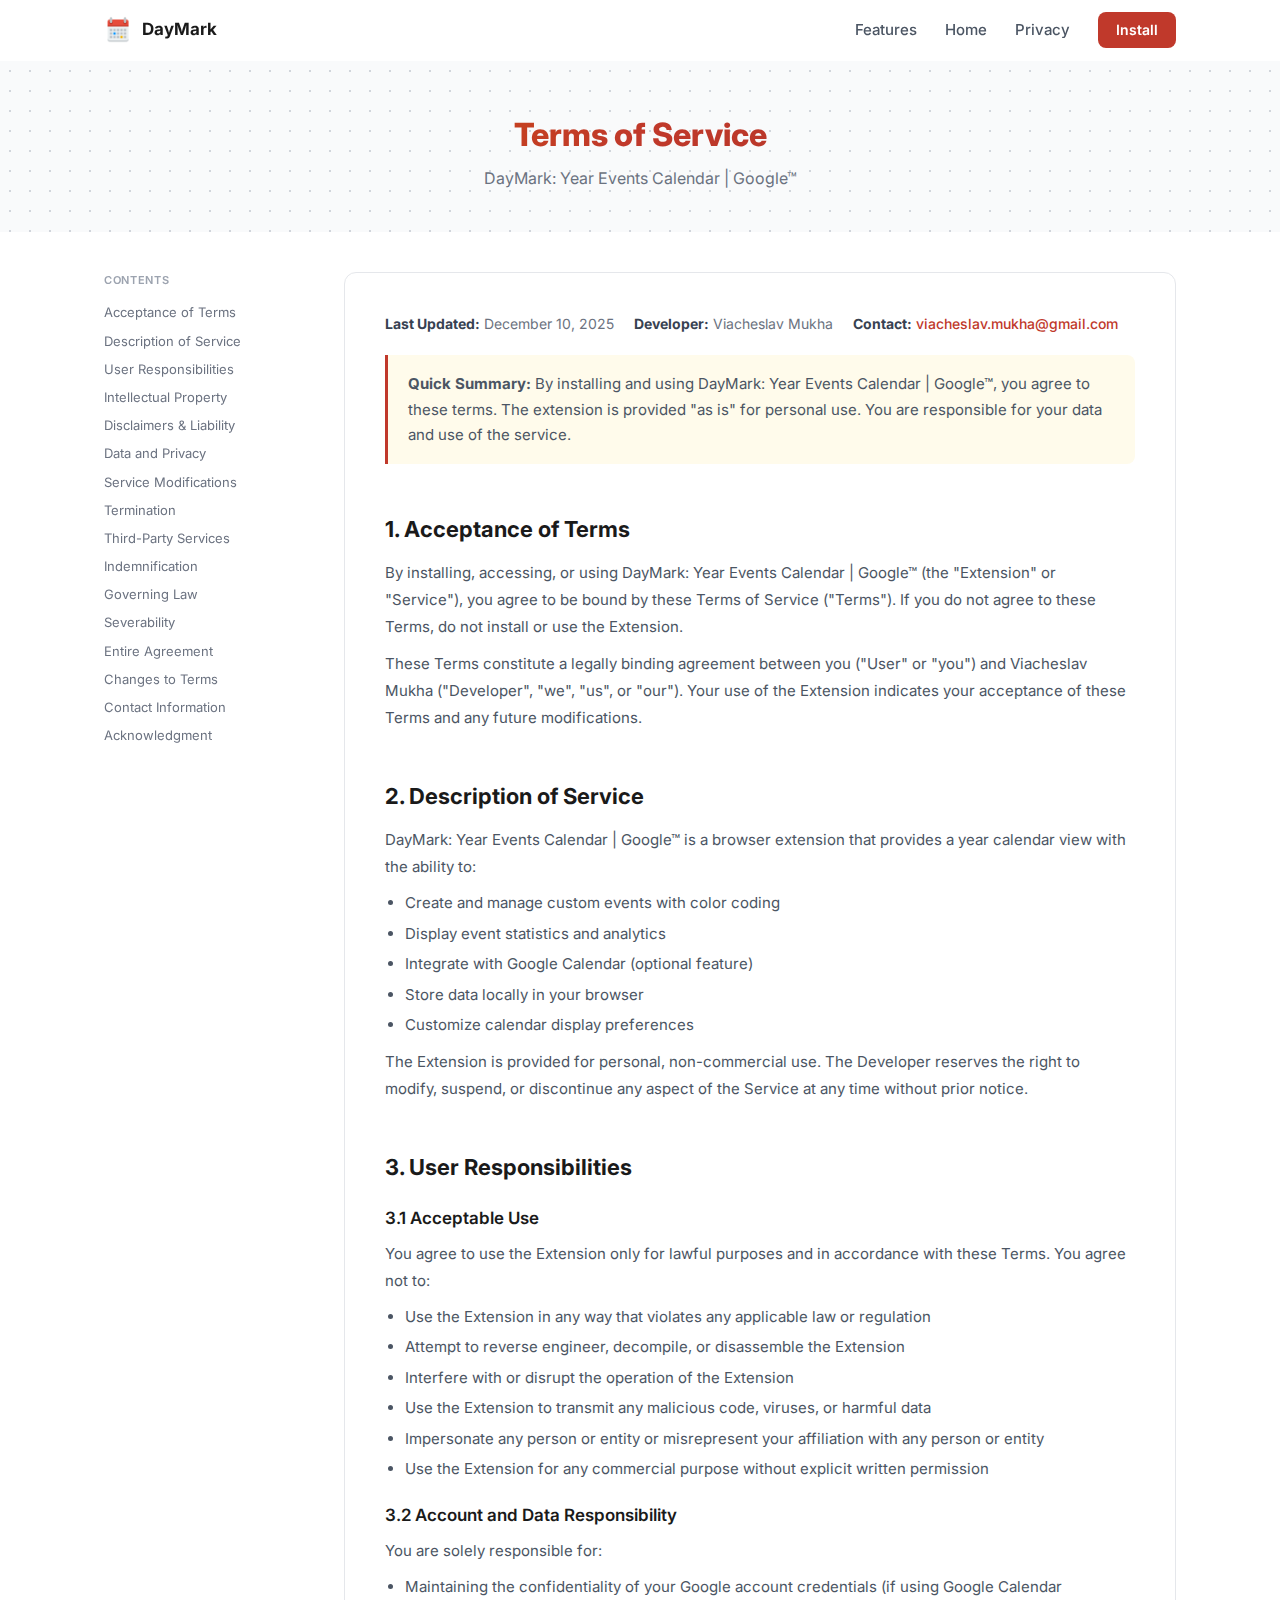
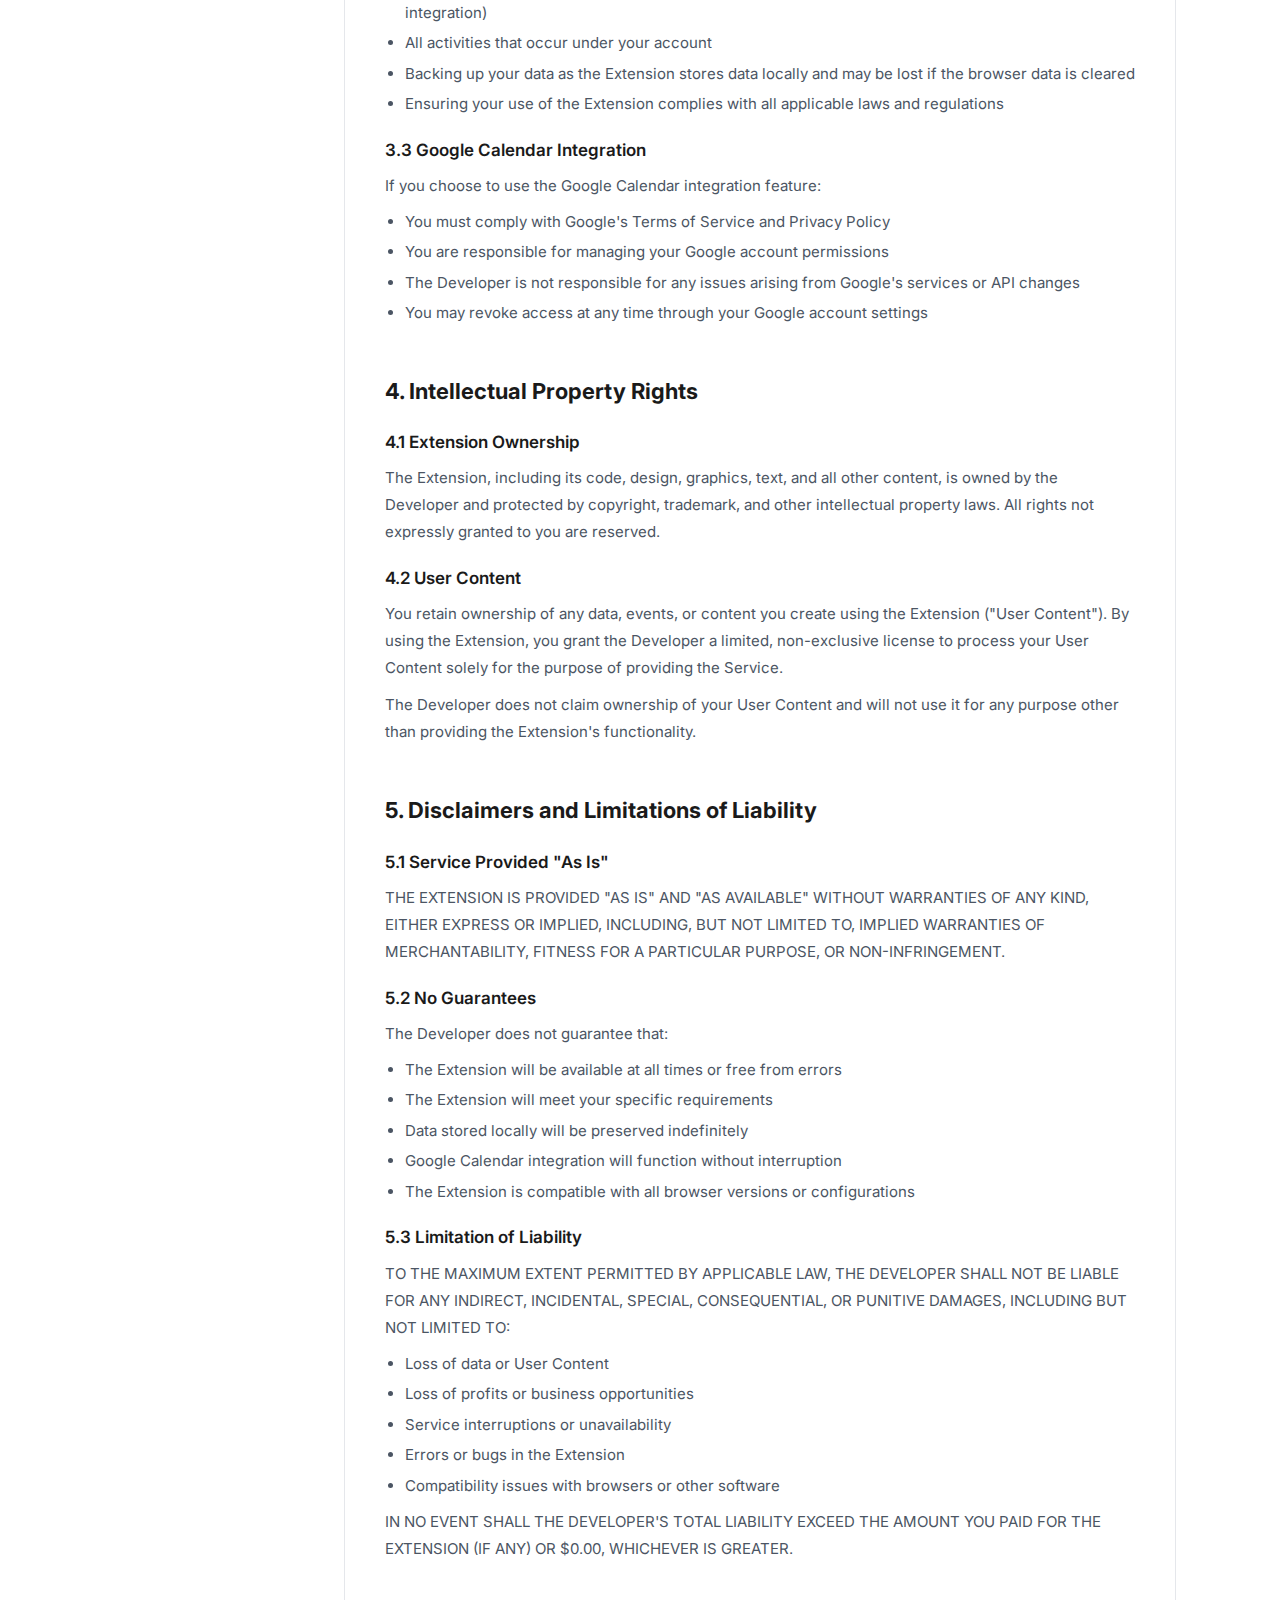
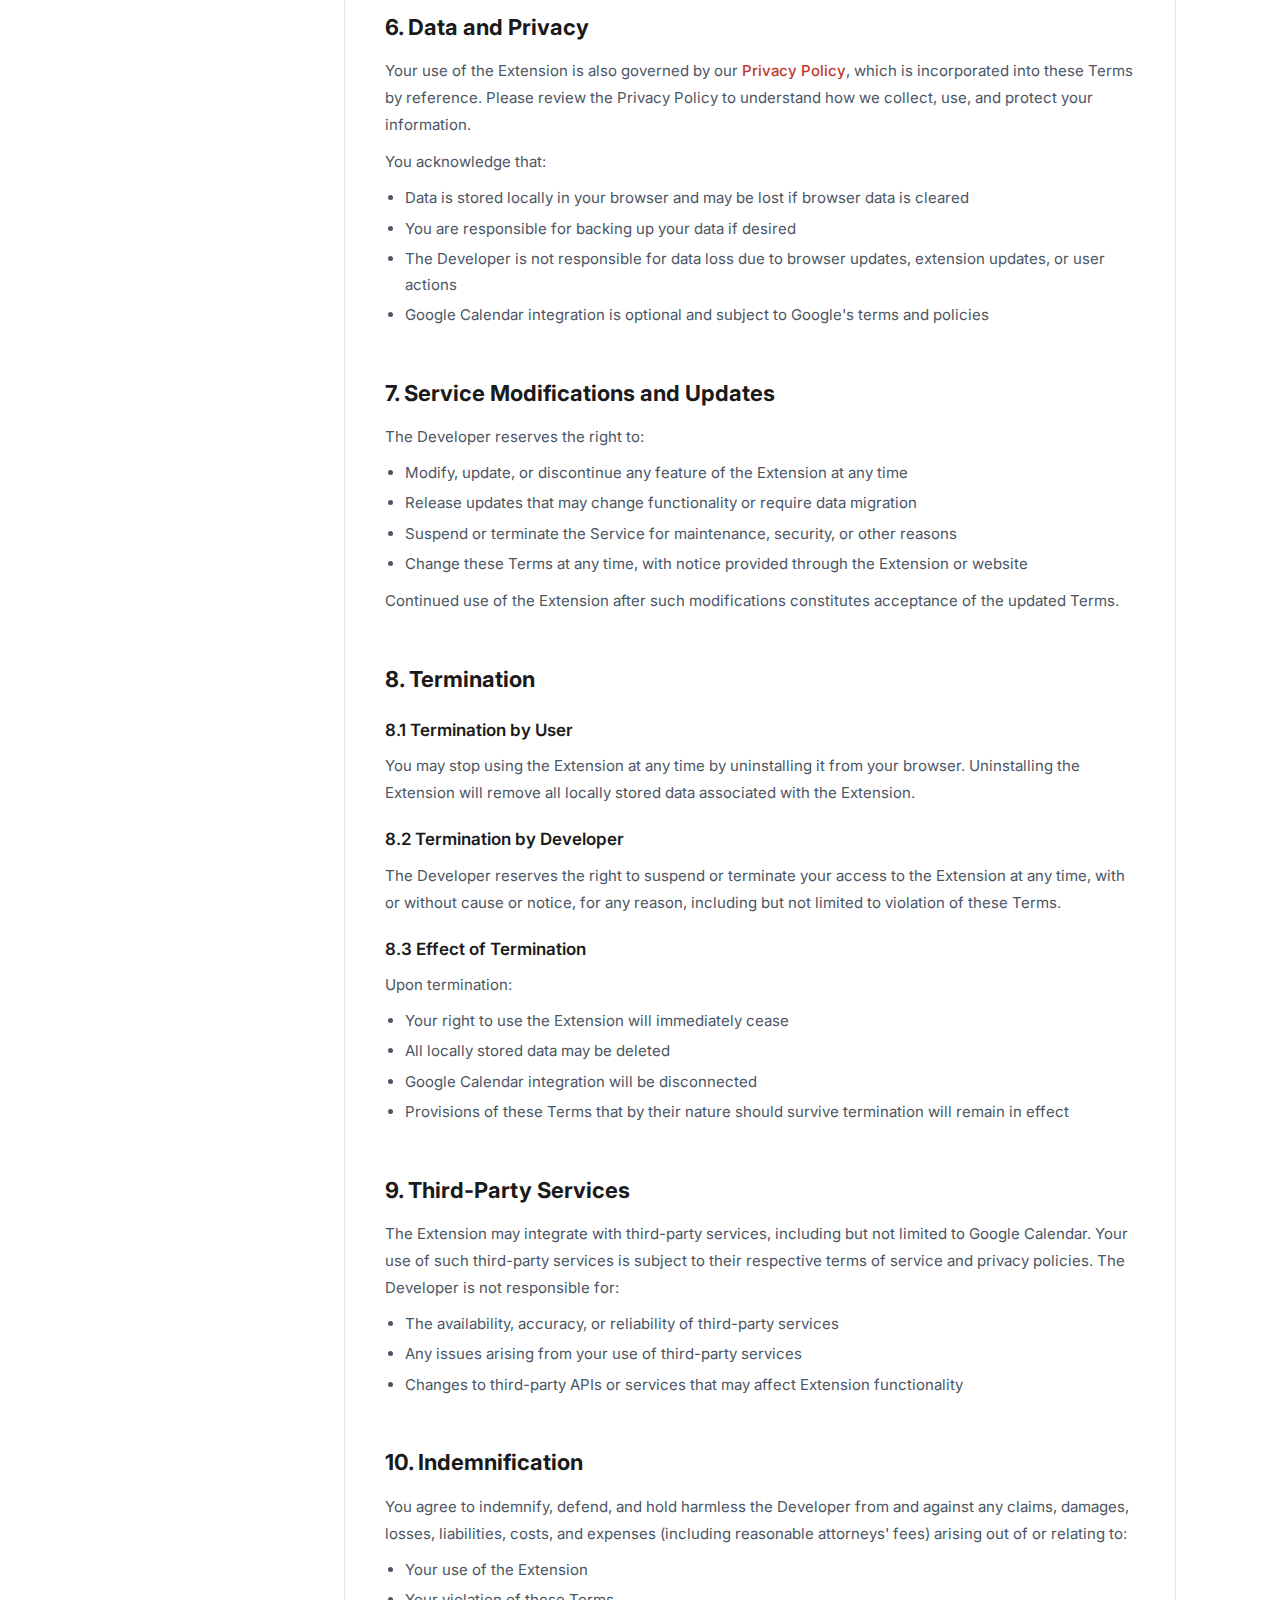
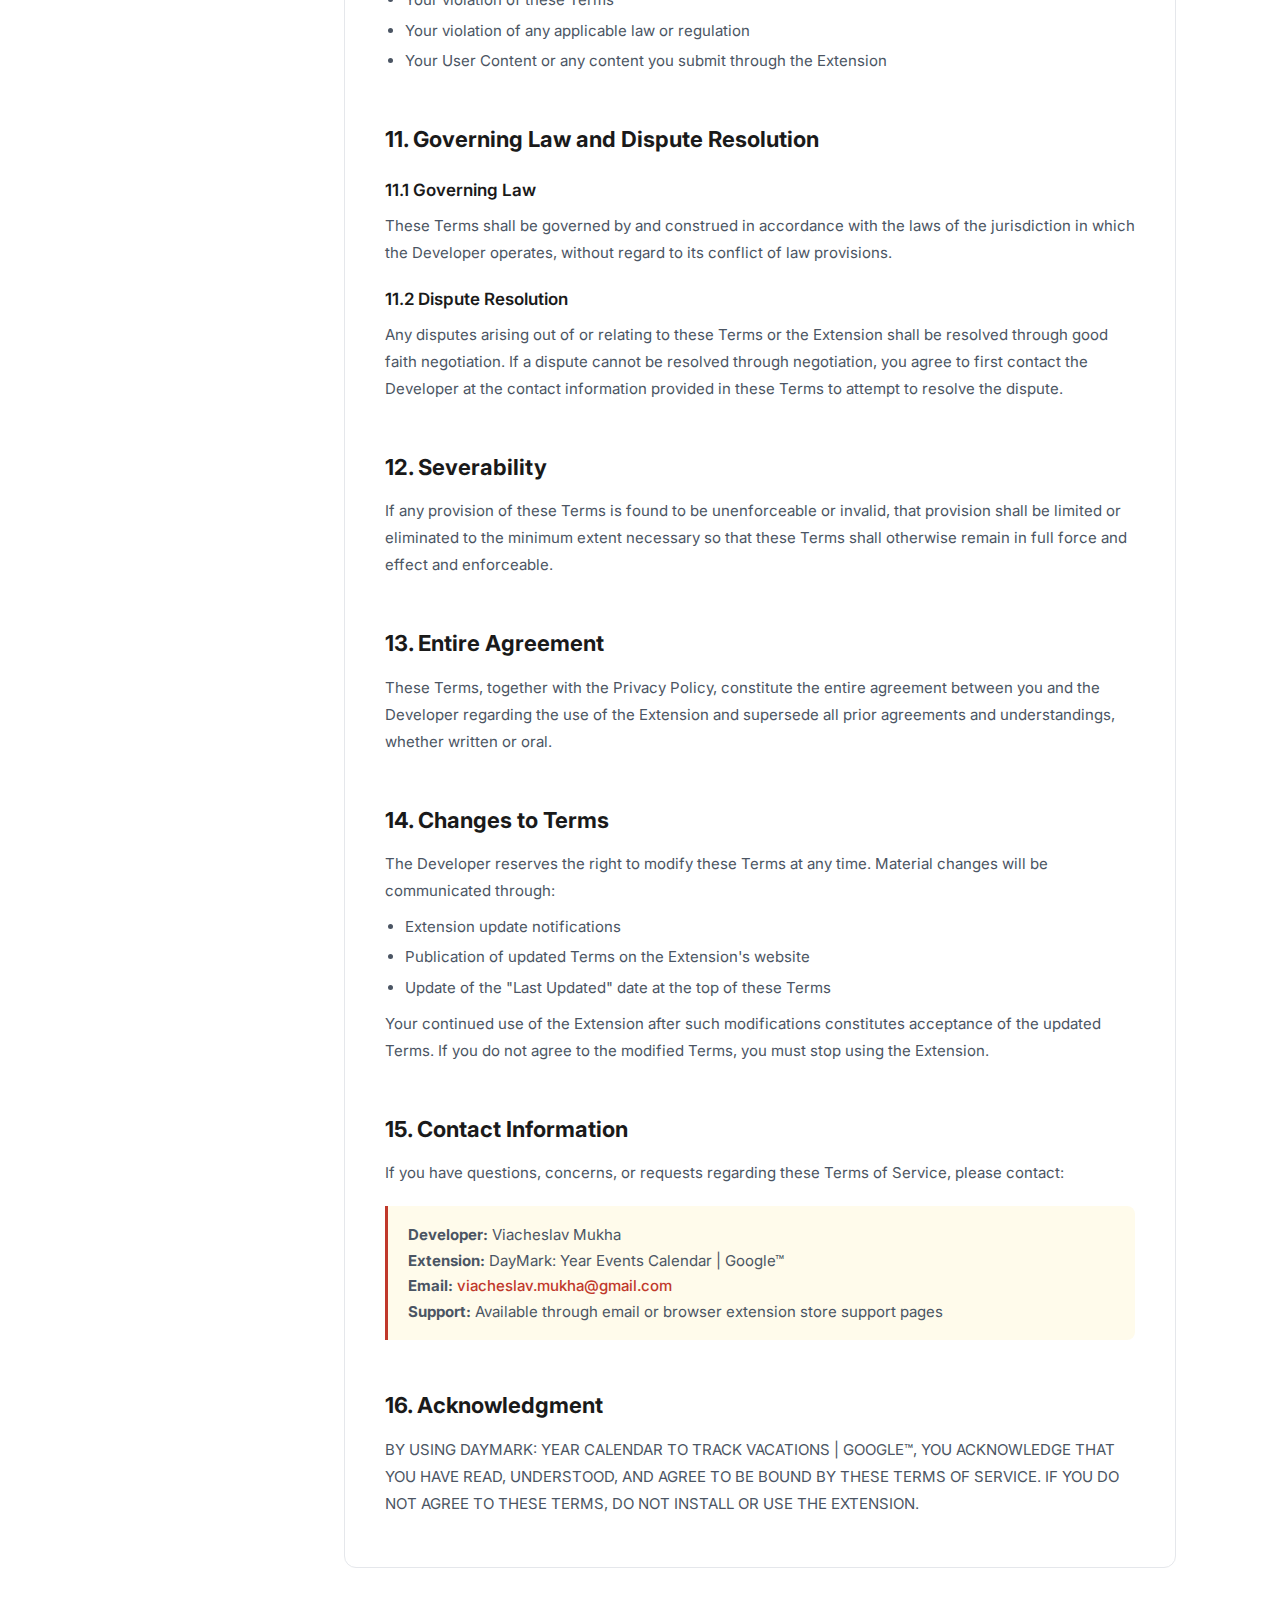
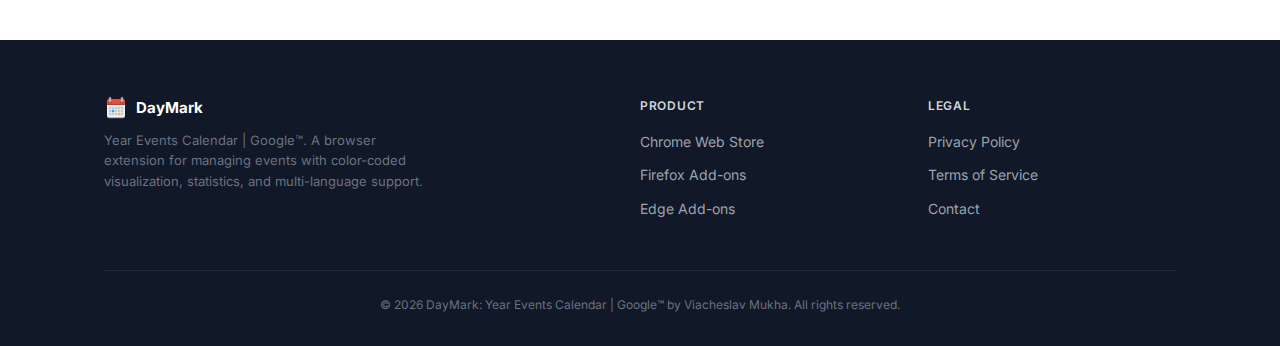
<file: terms.html>
<!DOCTYPE html>
<html lang="en">
<head>
    <meta charset="UTF-8">
    <meta name="viewport" content="width=device-width, initial-scale=1.0">
    <meta name="description" content="Terms of Service for DayMark: Year Events Calendar | Google™ Browser Extension">
    <meta name="google-site-verification" content="LgEKijWuAW4rtlg4k-rfDysMJshpU9vZ4BoyjMtVdMs" />
    <title>Terms of Service - DayMark: Year Events Calendar | Google™</title>
    <link rel="icon" type="image/png" href="img/logo.png">
    <link rel="apple-touch-icon" href="img/logo.png">
    <link rel="preconnect" href="https://fonts.googleapis.com">
    <link rel="preconnect" href="https://fonts.gstatic.com" crossorigin>
    <link href="https://fonts.googleapis.com/css2?family=Inter:wght@400;500;600;700;800&display=swap" rel="stylesheet">
    <link rel="stylesheet" href="style.css">
</head>
<body>

    <nav class="nav" id="nav">
        <div class="nav-inner">
            <a href="index.html" class="nav-brand">
                <img src="img/logo.png" alt="DayMark" class="nav-logo">
                <span>DayMark</span>
            </a>
            <button class="nav-toggle" id="navToggle" aria-label="Toggle navigation">
                <span></span>
            </button>
            <div class="nav-links" id="navLinks">
                <a href="index.html#features">Features</a>
                <a href="index.html">Home</a>
                <a href="privacy.html">Privacy</a>
                <a href="https://chromewebstore.google.com/detail/year-events-calendar/llkdnaajdbpjiodmejeihpjeaegohpak" class="nav-cta">Install</a>
            </div>
        </div>
    </nav>

    <section class="hero-legal">
        <div class="container">
            <h1>Terms of Service</h1>
            <p>DayMark: Year Events Calendar | Google™</p>
        </div>
    </section>

    <div class="legal-wrap">
        <div class="container">
            <div class="legal-layout">
                <nav class="legal-toc">
                    <h3>Contents</h3>
                    <ol>
                        <li><a href="#section-1">Acceptance of Terms</a></li>
                        <li><a href="#section-2">Description of Service</a></li>
                        <li><a href="#section-3">User Responsibilities</a></li>
                        <li><a href="#section-4">Intellectual Property</a></li>
                        <li><a href="#section-5">Disclaimers &amp; Liability</a></li>
                        <li><a href="#section-6">Data and Privacy</a></li>
                        <li><a href="#section-7">Service Modifications</a></li>
                        <li><a href="#section-8">Termination</a></li>
                        <li><a href="#section-9">Third-Party Services</a></li>
                        <li><a href="#section-10">Indemnification</a></li>
                        <li><a href="#section-11">Governing Law</a></li>
                        <li><a href="#section-12">Severability</a></li>
                        <li><a href="#section-13">Entire Agreement</a></li>
                        <li><a href="#section-14">Changes to Terms</a></li>
                        <li><a href="#section-15">Contact Information</a></li>
                        <li><a href="#section-16">Acknowledgment</a></li>
                    </ol>
                </nav>

                <div class="legal-content">
                    <div class="legal-meta">
                        <span><strong>Last Updated:</strong> December 10, 2025</span>
                        <span><strong>Developer:</strong> Viacheslav Mukha</span>
                        <span><strong>Contact:</strong> <a href="mailto:viacheslav.mukha@gmail.com">viacheslav.mukha@gmail.com</a></span>
                    </div>

                    <div class="highlight-box">
                        <strong>Quick Summary:</strong> By installing and using DayMark: Year Events Calendar | Google™, you agree to these terms.
                        The extension is provided "as is" for personal use. You are responsible for your data and use of the service.
                    </div>

                    <h2 id="section-1">1. Acceptance of Terms</h2>

                    <p>
                        By installing, accessing, or using DayMark: Year Events Calendar | Google™ (the "Extension" or "Service"),
                        you agree to be bound by these Terms of Service ("Terms"). If you do not agree to these Terms, do not install or use the Extension.
                    </p>

                    <p>
                        These Terms constitute a legally binding agreement between you ("User" or "you") and Viacheslav Mukha ("Developer", "we", "us", or "our").
                        Your use of the Extension indicates your acceptance of these Terms and any future modifications.
                    </p>

                    <h2 id="section-2">2. Description of Service</h2>

                    <p>
                        DayMark: Year Events Calendar | Google™ is a browser extension that provides a year calendar view with the ability to:
                    </p>
                    <ul>
                        <li>Create and manage custom events with color coding</li>
                        <li>Display event statistics and analytics</li>
                        <li>Integrate with Google Calendar (optional feature)</li>
                        <li>Store data locally in your browser</li>
                        <li>Customize calendar display preferences</li>
                    </ul>

                    <p>
                        The Extension is provided for personal, non-commercial use. The Developer reserves the right to modify, suspend, or discontinue
                        any aspect of the Service at any time without prior notice.
                    </p>

                    <h2 id="section-3">3. User Responsibilities</h2>

                    <h3>3.1 Acceptable Use</h3>
                    <p>You agree to use the Extension only for lawful purposes and in accordance with these Terms. You agree not to:</p>
                    <ul>
                        <li>Use the Extension in any way that violates any applicable law or regulation</li>
                        <li>Attempt to reverse engineer, decompile, or disassemble the Extension</li>
                        <li>Interfere with or disrupt the operation of the Extension</li>
                        <li>Use the Extension to transmit any malicious code, viruses, or harmful data</li>
                        <li>Impersonate any person or entity or misrepresent your affiliation with any person or entity</li>
                        <li>Use the Extension for any commercial purpose without explicit written permission</li>
                    </ul>

                    <h3>3.2 Account and Data Responsibility</h3>
                    <p>
                        You are solely responsible for:
                    </p>
                    <ul>
                        <li>Maintaining the confidentiality of your Google account credentials (if using Google Calendar integration)</li>
                        <li>All activities that occur under your account</li>
                        <li>Backing up your data as the Extension stores data locally and may be lost if the browser data is cleared</li>
                        <li>Ensuring your use of the Extension complies with all applicable laws and regulations</li>
                    </ul>

                    <h3>3.3 Google Calendar Integration</h3>
                    <p>
                        If you choose to use the Google Calendar integration feature:
                    </p>
                    <ul>
                        <li>You must comply with Google's Terms of Service and Privacy Policy</li>
                        <li>You are responsible for managing your Google account permissions</li>
                        <li>The Developer is not responsible for any issues arising from Google's services or API changes</li>
                        <li>You may revoke access at any time through your Google account settings</li>
                    </ul>

                    <h2 id="section-4">4. Intellectual Property Rights</h2>

                    <h3>4.1 Extension Ownership</h3>
                    <p>
                        The Extension, including its code, design, graphics, text, and all other content, is owned by the Developer and protected by
                        copyright, trademark, and other intellectual property laws. All rights not expressly granted to you are reserved.
                    </p>

                    <h3>4.2 User Content</h3>
                    <p>
                        You retain ownership of any data, events, or content you create using the Extension ("User Content"). By using the Extension,
                        you grant the Developer a limited, non-exclusive license to process your User Content solely for the purpose of providing the Service.
                    </p>

                    <p>
                        The Developer does not claim ownership of your User Content and will not use it for any purpose other than providing the Extension's functionality.
                    </p>

                    <h2 id="section-5">5. Disclaimers and Limitations of Liability</h2>

                    <h3>5.1 Service Provided "As Is"</h3>
                    <p>
                        THE EXTENSION IS PROVIDED "AS IS" AND "AS AVAILABLE" WITHOUT WARRANTIES OF ANY KIND, EITHER EXPRESS OR IMPLIED, INCLUDING,
                        BUT NOT LIMITED TO, IMPLIED WARRANTIES OF MERCHANTABILITY, FITNESS FOR A PARTICULAR PURPOSE, OR NON-INFRINGEMENT.
                    </p>

                    <h3>5.2 No Guarantees</h3>
                    <p>
                        The Developer does not guarantee that:
                    </p>
                    <ul>
                        <li>The Extension will be available at all times or free from errors</li>
                        <li>The Extension will meet your specific requirements</li>
                        <li>Data stored locally will be preserved indefinitely</li>
                        <li>Google Calendar integration will function without interruption</li>
                        <li>The Extension is compatible with all browser versions or configurations</li>
                    </ul>

                    <h3>5.3 Limitation of Liability</h3>
                    <p>
                        TO THE MAXIMUM EXTENT PERMITTED BY APPLICABLE LAW, THE DEVELOPER SHALL NOT BE LIABLE FOR ANY INDIRECT, INCIDENTAL, SPECIAL,
                        CONSEQUENTIAL, OR PUNITIVE DAMAGES, INCLUDING BUT NOT LIMITED TO:
                    </p>
                    <ul>
                        <li>Loss of data or User Content</li>
                        <li>Loss of profits or business opportunities</li>
                        <li>Service interruptions or unavailability</li>
                        <li>Errors or bugs in the Extension</li>
                        <li>Compatibility issues with browsers or other software</li>
                    </ul>

                    <p>
                        IN NO EVENT SHALL THE DEVELOPER'S TOTAL LIABILITY EXCEED THE AMOUNT YOU PAID FOR THE EXTENSION (IF ANY) OR $0.00, WHICHEVER IS GREATER.
                    </p>

                    <h2 id="section-6">6. Data and Privacy</h2>

                    <p>
                        Your use of the Extension is also governed by our <a href="privacy.html">Privacy Policy</a>,
                        which is incorporated into these Terms by reference. Please review the Privacy Policy to understand how we collect, use, and protect your information.
                    </p>

                    <p>
                        You acknowledge that:
                    </p>
                    <ul>
                        <li>Data is stored locally in your browser and may be lost if browser data is cleared</li>
                        <li>You are responsible for backing up your data if desired</li>
                        <li>The Developer is not responsible for data loss due to browser updates, extension updates, or user actions</li>
                        <li>Google Calendar integration is optional and subject to Google's terms and policies</li>
                    </ul>

                    <h2 id="section-7">7. Service Modifications and Updates</h2>

                    <p>
                        The Developer reserves the right to:
                    </p>
                    <ul>
                        <li>Modify, update, or discontinue any feature of the Extension at any time</li>
                        <li>Release updates that may change functionality or require data migration</li>
                        <li>Suspend or terminate the Service for maintenance, security, or other reasons</li>
                        <li>Change these Terms at any time, with notice provided through the Extension or website</li>
                    </ul>

                    <p>
                        Continued use of the Extension after such modifications constitutes acceptance of the updated Terms.
                    </p>

                    <h2 id="section-8">8. Termination</h2>

                    <h3>8.1 Termination by User</h3>
                    <p>
                        You may stop using the Extension at any time by uninstalling it from your browser. Uninstalling the Extension will remove
                        all locally stored data associated with the Extension.
                    </p>

                    <h3>8.2 Termination by Developer</h3>
                    <p>
                        The Developer reserves the right to suspend or terminate your access to the Extension at any time, with or without cause or notice,
                        for any reason, including but not limited to violation of these Terms.
                    </p>

                    <h3>8.3 Effect of Termination</h3>
                    <p>
                        Upon termination:
                    </p>
                    <ul>
                        <li>Your right to use the Extension will immediately cease</li>
                        <li>All locally stored data may be deleted</li>
                        <li>Google Calendar integration will be disconnected</li>
                        <li>Provisions of these Terms that by their nature should survive termination will remain in effect</li>
                    </ul>

                    <h2 id="section-9">9. Third-Party Services</h2>

                    <p>
                        The Extension may integrate with third-party services, including but not limited to Google Calendar. Your use of such third-party
                        services is subject to their respective terms of service and privacy policies. The Developer is not responsible for:
                    </p>
                    <ul>
                        <li>The availability, accuracy, or reliability of third-party services</li>
                        <li>Any issues arising from your use of third-party services</li>
                        <li>Changes to third-party APIs or services that may affect Extension functionality</li>
                    </ul>

                    <h2 id="section-10">10. Indemnification</h2>

                    <p>
                        You agree to indemnify, defend, and hold harmless the Developer from and against any claims, damages, losses, liabilities, costs,
                        and expenses (including reasonable attorneys' fees) arising out of or relating to:
                    </p>
                    <ul>
                        <li>Your use of the Extension</li>
                        <li>Your violation of these Terms</li>
                        <li>Your violation of any applicable law or regulation</li>
                        <li>Your User Content or any content you submit through the Extension</li>
                    </ul>

                    <h2 id="section-11">11. Governing Law and Dispute Resolution</h2>

                    <h3>11.1 Governing Law</h3>
                    <p>
                        These Terms shall be governed by and construed in accordance with the laws of the jurisdiction in which the Developer operates,
                        without regard to its conflict of law provisions.
                    </p>

                    <h3>11.2 Dispute Resolution</h3>
                    <p>
                        Any disputes arising out of or relating to these Terms or the Extension shall be resolved through good faith negotiation.
                        If a dispute cannot be resolved through negotiation, you agree to first contact the Developer at the contact information provided
                        in these Terms to attempt to resolve the dispute.
                    </p>

                    <h2 id="section-12">12. Severability</h2>

                    <p>
                        If any provision of these Terms is found to be unenforceable or invalid, that provision shall be limited or eliminated to the
                        minimum extent necessary so that these Terms shall otherwise remain in full force and effect and enforceable.
                    </p>

                    <h2 id="section-13">13. Entire Agreement</h2>

                    <p>
                        These Terms, together with the Privacy Policy, constitute the entire agreement between you and the Developer regarding the use
                        of the Extension and supersede all prior agreements and understandings, whether written or oral.
                    </p>

                    <h2 id="section-14">14. Changes to Terms</h2>

                    <p>
                        The Developer reserves the right to modify these Terms at any time. Material changes will be communicated through:
                    </p>
                    <ul>
                        <li>Extension update notifications</li>
                        <li>Publication of updated Terms on the Extension's website</li>
                        <li>Update of the "Last Updated" date at the top of these Terms</li>
                    </ul>

                    <p>
                        Your continued use of the Extension after such modifications constitutes acceptance of the updated Terms. If you do not agree
                        to the modified Terms, you must stop using the Extension.
                    </p>

                    <h2 id="section-15">15. Contact Information</h2>

                    <p>
                        If you have questions, concerns, or requests regarding these Terms of Service, please contact:
                    </p>

                    <div class="highlight-box">
                        <strong>Developer:</strong> Viacheslav Mukha<br>
                        <strong>Extension:</strong> DayMark: Year Events Calendar | Google™<br>
                        <strong>Email:</strong> <a href="mailto:viacheslav.mukha@gmail.com">viacheslav.mukha@gmail.com</a><br>
                        <strong>Support:</strong> Available through email or browser extension store support pages
                    </div>

                    <h2 id="section-16">16. Acknowledgment</h2>

                    <p>
                        BY USING DAYMARK: YEAR CALENDAR TO TRACK VACATIONS | GOOGLE™, YOU ACKNOWLEDGE THAT YOU HAVE READ, UNDERSTOOD, AND AGREE TO BE BOUND
                        BY THESE TERMS OF SERVICE. IF YOU DO NOT AGREE TO THESE TERMS, DO NOT INSTALL OR USE THE EXTENSION.
                    </p>
                </div>
            </div>
        </div>
    </div>

    <footer class="footer">
        <div class="container">
            <div class="footer-grid">
                <div>
                    <div class="footer-brand">
                        <img src="img/logo.png" alt="">
                        <span>DayMark</span>
                    </div>
                    <p class="footer-desc">Year Events Calendar | Google™. A browser extension for managing events with color-coded visualization, statistics, and multi-language support.</p>
                </div>
                <div>
                    <h4>Product</h4>
                    <ul class="footer-links">
                        <li><a href="https://chromewebstore.google.com/detail/year-events-calendar/llkdnaajdbpjiodmejeihpjeaegohpak">Chrome Web Store</a></li>
                        <li><a href="https://addons.mozilla.org/en-US/firefox/addon/year-events-calendar/">Firefox Add-ons</a></li>
                        <li><a href="https://microsoftedge.microsoft.com/addons/detail/year-events-calendar/nmlfhfdbgjjcmnfnpcocpoppjimgnaam">Edge Add-ons</a></li>
                    </ul>
                </div>
                <div>
                    <h4>Legal</h4>
                    <ul class="footer-links">
                        <li><a href="privacy.html">Privacy Policy</a></li>
                        <li><a href="terms.html">Terms of Service</a></li>
                        <li><a href="mailto:viacheslav.mukha@gmail.com">Contact</a></li>
                    </ul>
                </div>
            </div>
            <div class="footer-bottom">
                &copy; <span id="year"></span> DayMark: Year Events Calendar | Google™ by Viacheslav Mukha. All rights reserved.
            </div>
        </div>
    </footer>

    <script>
        document.getElementById('year').textContent = new Date().getFullYear();

        var nav = document.getElementById('nav');
        window.addEventListener('scroll', function() {
            nav.classList.toggle('scrolled', window.scrollY > 10);
        });

        document.getElementById('navToggle').addEventListener('click', function() {
            document.getElementById('navLinks').classList.toggle('open');
        });
    </script>

</body>
</html>
</file>
<file: style.css>
/* ============================================
   DayMark Landing Pages – Shared Styles
   ============================================ */

/* --- Base & Reset --- */
*, *::before, *::after {
    margin: 0;
    padding: 0;
    box-sizing: border-box;
}

html {
    scroll-behavior: smooth;
}

body {
    font-family: 'Inter', -apple-system, BlinkMacSystemFont, 'Segoe UI', Roboto, 'Helvetica Neue', Arial, sans-serif;
    line-height: 1.6;
    color: #1a1a1a;
    background: #fff;
    min-height: 100vh;
    -webkit-font-smoothing: antialiased;
    -moz-osx-font-smoothing: grayscale;
}

a { color: inherit; }
img { max-width: 100%; height: auto; display: block; }

.container {
    max-width: 1120px;
    margin: 0 auto;
    padding: 0 24px;
}

/* --- Navigation --- */
.nav {
    position: sticky;
    top: 0;
    z-index: 100;
    background: rgba(255, 255, 255, 0.92);
    backdrop-filter: blur(12px);
    -webkit-backdrop-filter: blur(12px);
    border-bottom: 1px solid transparent;
    transition: border-color 0.3s, box-shadow 0.3s;
}

.nav.scrolled {
    border-bottom-color: #e5e7eb;
    box-shadow: 0 1px 4px rgba(0, 0, 0, 0.03);
}

.nav-inner {
    max-width: 1120px;
    margin: 0 auto;
    padding: 0 24px;
    height: 60px;
    display: flex;
    align-items: center;
    justify-content: space-between;
}

.nav-brand {
    display: flex;
    align-items: center;
    gap: 10px;
    text-decoration: none;
    color: #1a1a1a;
    font-weight: 700;
    font-size: 1.0625rem;
}

.nav-logo {
    width: 28px;
    height: 28px;
}

.nav-links {
    display: flex;
    align-items: center;
    gap: 28px;
}

.nav-links a {
    text-decoration: none;
    color: #4b5563;
    font-size: 0.9375rem;
    font-weight: 500;
    transition: color 0.2s;
}

.nav-links a:hover {
    color: #1a1a1a;
}

.nav-cta {
    background: #c0392b !important;
    color: #fff !important;
    padding: 7px 18px !important;
    border-radius: 8px;
    font-size: 0.875rem !important;
    font-weight: 600 !important;
    transition: background 0.2s !important;
}

.nav-cta:hover {
    background: #a93226 !important;
    color: #fff !important;
}

.nav-toggle {
    display: none;
    align-items: center;
    justify-content: center;
    background: none;
    border: none;
    cursor: pointer;
    width: 36px;
    height: 36px;
    padding: 0;
}

.nav-toggle span {
    display: block;
    width: 18px;
    height: 2px;
    background: #374151;
    border-radius: 1px;
    position: relative;
}

.nav-toggle span::before,
.nav-toggle span::after {
    content: '';
    position: absolute;
    left: 0;
    width: 18px;
    height: 2px;
    background: #374151;
    border-radius: 1px;
}

.nav-toggle span::before { top: -6px; }
.nav-toggle span::after  { top: 6px; }

/* --- Hero (Index Page) --- */
.hero {
    padding: 70px 0 60px;
    text-align: center;
    background-color: #f9fafb;
    position: relative;
    overflow: hidden;
}

.hero .container {
    position: relative;
    z-index: 1;
}

.hero-dots {
    position: absolute;
    inset: -40% 0;
    pointer-events: none;
    will-change: transform;
    background-image: radial-gradient(#d1d5db 1px, transparent 1px);
    background-size: 20px 20px;
}

.hero-logo {
    width: 88px;
    height: 88px;
    margin: 0 auto 28px;
    border-radius: 22px;
    box-shadow: 0 6px 24px rgba(192, 57, 43, 0.1), 0 0 0 1px rgba(0, 0, 0, 0.03);
}

.hero h1 {
    font-size: 3.25rem;
    font-weight: 800;
    letter-spacing: -0.025em;
    background: linear-gradient(135deg, #d35400, #c0392b 50%, #a93226);
    -webkit-background-clip: text;
    -webkit-text-fill-color: transparent;
    background-clip: text;
    margin-bottom: 8px;
    line-height: 1.1;
}

.hero-subtitle {
    font-size: 1.375rem;
    font-weight: 600;
    color: #374151;
    margin-bottom: 16px;
}

.hero-desc {
    font-size: 1.0625rem;
    color: #6b7280;
    max-width: 540px;
    margin: 0 auto;
    line-height: 1.7;
}

/* --- Hero (Legal Pages) --- */
.hero-legal {
    padding: 48px 0 40px;
    text-align: center;
    background-color: #f9fafb;
    background-image: radial-gradient(#d1d5db 1px, transparent 1px);
    background-size: 20px 20px;
}

.hero-legal h1 {
    font-size: 2rem;
    font-weight: 800;
    background: linear-gradient(135deg, #d35400, #c0392b 50%, #a93226);
    -webkit-background-clip: text;
    -webkit-text-fill-color: transparent;
    background-clip: text;
    margin-bottom: 6px;
}

.hero-legal p {
    font-size: 1rem;
    color: #6b7280;
}

/* --- Sections --- */
.section {
    padding: 72px 0;
}

.section-alt {
    background: #f9fafb;
}

.section-title {
    font-size: 1.875rem;
    font-weight: 700;
    color: #1a1a1a;
    letter-spacing: -0.01em;
    margin-bottom: 0;
}

.section-title::after {
    content: '';
    display: block;
    width: 40px;
    height: 3px;
    background: linear-gradient(90deg, #d35400, #c0392b);
    border-radius: 2px;
    margin-top: 14px;
}

.section-title-center {
    text-align: center;
}

.section-title-center::after {
    margin-left: auto;
    margin-right: auto;
}

.section-text {
    font-size: 1rem;
    color: #4b5563;
    line-height: 1.8;
    margin-top: 16px;
    max-width: 720px;
}

.section-text strong {
    color: #1a1a1a;
}

.section-text a {
    color: #c0392b;
    text-decoration: none;
    font-weight: 600;
}

.section-text a:hover {
    text-decoration: underline;
}

.brand-text {
    background: linear-gradient(135deg, #d35400, #c0392b 50%, #a93226);
    -webkit-background-clip: text;
    -webkit-text-fill-color: transparent;
    background-clip: text;
}

/* --- Feature Cards --- */
.features-grid {
    display: grid;
    grid-template-columns: repeat(3, 1fr);
    gap: 20px;
    margin-top: 36px;
}

.feature-card {
    background: #fff;
    padding: 28px;
    border-radius: 12px;
    border: 1px solid #e5e7eb;
    transition: border-color 0.2s, box-shadow 0.2s, transform 0.2s;
}

.feature-card:hover {
    border-color: #d1d5db;
    box-shadow: 0 4px 12px rgba(0, 0, 0, 0.05);
    transform: translateY(-2px);
}

.feature-icon {
    width: 44px;
    height: 44px;
    display: flex;
    align-items: center;
    justify-content: center;
    background: #fef2f2;
    border-radius: 10px;
    margin-bottom: 16px;
    color: #c0392b;
}

.feature-icon svg {
    width: 22px;
    height: 22px;
}

.feature-card h3 {
    font-size: 1.0625rem;
    font-weight: 600;
    color: #1a1a1a;
    margin-bottom: 6px;
}

.feature-card p {
    font-size: 0.9rem;
    color: #6b7280;
    line-height: 1.6;
}

/* --- Stats --- */
.stats-row {
    display: flex;
    justify-content: center;
    gap: 20px;
    flex-wrap: wrap;
    margin-top: 36px;
}

.stat-item {
    text-align: center;
    padding: 28px 36px;
    background: #fff;
    border: 1px solid #e5e7eb;
    border-radius: 12px;
    flex: 1;
    min-width: 180px;
    max-width: 280px;
    box-shadow: 0 1px 3px rgba(0, 0, 0, 0.03);
}

.stat-number {
    font-size: 2.75rem;
    font-weight: 800;
    color: #1a1a1a;
    display: block;
    letter-spacing: -0.02em;
    line-height: 1.1;
}

.stat-label {
    font-size: 0.875rem;
    color: #6b7280;
    margin-top: 6px;
    font-weight: 500;
}

/* --- Video --- */
.video-wrap {
    max-width: 950px;
    margin: 32px auto 0;
    border-radius: 12px;
    overflow: hidden;
    border: 1px solid #e5e7eb;
    box-shadow: 0 4px 20px rgba(0, 0, 0, 0.07);
}

.video-wrap iframe {
    width: 100%;
    aspect-ratio: 16 / 9;
    display: block;
    border: none;
}

/* --- Timeline (How It Works) --- */
.timeline {
    margin-top: 36px;
    position: relative;
    padding-left: 52px;
    max-width: 640px;
}

.timeline::before {
    content: '';
    position: absolute;
    left: 15px;
    top: 4px;
    bottom: 4px;
    width: 2px;
    background: #e5e7eb;
}

.timeline-step {
    position: relative;
    padding-bottom: 32px;
}

.timeline-step:last-child {
    padding-bottom: 0;
}

.timeline-num {
    position: absolute;
    left: -52px;
    top: 0;
    width: 32px;
    height: 32px;
    background: #c0392b;
    color: #fff;
    border-radius: 50%;
    display: flex;
    align-items: center;
    justify-content: center;
    font-size: 0.8125rem;
    font-weight: 700;
    z-index: 1;
}

.timeline-step h3 {
    font-size: 1.0625rem;
    font-weight: 600;
    color: #1a1a1a;
    margin-bottom: 4px;
    padding-top: 4px;
}

.timeline-step p {
    font-size: 0.9375rem;
    color: #6b7280;
    line-height: 1.6;
}

/* --- Use Cases (Perfect For) --- */
.use-cases-grid {
    display: grid;
    grid-template-columns: repeat(3, 1fr);
    gap: 16px;
    margin-top: 36px;
}

.use-case-card {
    padding: 20px;
    border: 1px solid #e5e7eb;
    border-radius: 10px;
    background: #fff;
}

.use-case-icon {
    width: 36px;
    height: 36px;
    display: flex;
    align-items: center;
    justify-content: center;
    background: #ecfdf5;
    border-radius: 8px;
    margin-bottom: 12px;
    color: #059669;
}

.use-case-icon svg {
    width: 18px;
    height: 18px;
}

.use-case-card h3 {
    font-size: 0.9375rem;
    font-weight: 600;
    color: #1a1a1a;
    margin-bottom: 4px;
}

.use-case-card p {
    font-size: 0.8125rem;
    color: #6b7280;
    line-height: 1.5;
}

/* --- CTA --- */
.cta {
    padding: 72px 0;
    background: #111827;
    text-align: center;
}

.cta h2 {
    font-size: 2rem;
    font-weight: 700;
    color: #fff;
    margin-bottom: 10px;
    letter-spacing: -0.01em;
}

.cta-sub {
    color: rgba(255, 255, 255, 0.6);
    font-size: 1rem;
    margin-bottom: 28px;
}

.cta-buttons {
    display: flex;
    justify-content: center;
    gap: 10px;
    flex-wrap: wrap;
}

.cta-btn {
    display: inline-flex;
    align-items: center;
    padding: 12px 24px;
    border-radius: 10px;
    font-size: 0.9375rem;
    font-weight: 600;
    text-decoration: none;
    transition: transform 0.2s, box-shadow 0.2s, background 0.2s, border-color 0.2s;
}

.cta-btn-primary {
    background: #c0392b;
    color: #fff;
}

.cta-btn-primary:hover {
    background: #d35400;
    transform: translateY(-1px);
    box-shadow: 0 4px 12px rgba(192, 57, 43, 0.35);
}

.cta-btn-outline {
    background: transparent;
    color: #fff;
    border: 1px solid rgba(255, 255, 255, 0.2);
}

.cta-btn-outline:hover {
    border-color: rgba(255, 255, 255, 0.45);
    background: rgba(255, 255, 255, 0.04);
    transform: translateY(-1px);
}

/* --- Footer --- */
.footer {
    background: #111827;
    padding: 56px 0 32px;
    color: #9ca3af;
}

.footer-grid {
    display: grid;
    grid-template-columns: 2fr 1fr 1fr;
    gap: 40px;
    padding-bottom: 40px;
    border-bottom: 1px solid #1f2937;
}

.footer-brand {
    display: flex;
    align-items: center;
    gap: 8px;
    margin-bottom: 10px;
}

.footer-brand img {
    width: 24px;
    height: 24px;
}

.footer-brand span {
    font-weight: 700;
    color: #fff;
    font-size: 0.9375rem;
}

.footer-desc {
    font-size: 0.8125rem;
    line-height: 1.6;
    color: #6b7280;
    max-width: 320px;
}

.footer h4 {
    font-size: 0.75rem;
    font-weight: 600;
    text-transform: uppercase;
    letter-spacing: 0.06em;
    color: #d1d5db;
    margin-bottom: 14px;
}

.footer-links {
    list-style: none;
}

.footer-links li {
    margin-bottom: 8px;
}

.footer-links a {
    color: #9ca3af;
    text-decoration: none;
    font-size: 0.875rem;
    transition: color 0.2s;
}

.footer-links a:hover {
    color: #fff;
}

.footer-bottom {
    padding-top: 24px;
    text-align: center;
    font-size: 0.75rem;
    color: #6b7280;
}

/* --- Legal Pages --- */
.legal-wrap {
    padding: 40px 0 72px;
}

.legal-layout {
    display: grid;
    grid-template-columns: 200px 1fr;
    gap: 40px;
    align-items: start;
}

.legal-toc {
    position: sticky;
    top: 80px;
}

.legal-toc h3 {
    font-size: 0.6875rem;
    font-weight: 600;
    text-transform: uppercase;
    letter-spacing: 0.06em;
    color: #9ca3af;
    margin-bottom: 12px;
}

.legal-toc ol {
    list-style: none;
    padding: 0;
}

.legal-toc li {
    margin-bottom: 6px;
}

.legal-toc a {
    color: #6b7280;
    text-decoration: none;
    font-size: 0.8125rem;
    line-height: 1.4;
    transition: color 0.2s;
    display: block;
    padding: 2px 0;
}

.legal-toc a:hover {
    color: #c0392b;
}

.legal-content {
    background: #fff;
    border: 1px solid #e5e7eb;
    border-radius: 12px;
    padding: 40px;
}

.legal-meta {
    display: flex;
    gap: 20px;
    flex-wrap: wrap;
    margin-bottom: 20px;
    font-size: 0.875rem;
    color: #6b7280;
}

.legal-meta strong {
    color: #374151;
}

.legal-meta a {
    color: #c0392b;
    text-decoration: none;
}

.highlight-box {
    background: #fffbeb;
    border-left: 3px solid #c0392b;
    padding: 16px 20px;
    margin: 20px 0;
    border-radius: 0 8px 8px 0;
    font-size: 0.9375rem;
    line-height: 1.7;
    color: #4b5563;
}

.legal-content h2 {
    font-size: 1.375rem;
    font-weight: 700;
    color: #1a1a1a;
    margin-top: 36px;
    margin-bottom: 12px;
    padding-top: 12px;
    scroll-margin-top: 80px;
}

.legal-content h3 {
    font-size: 1.0625rem;
    font-weight: 600;
    color: #1a1a1a;
    margin-top: 20px;
    margin-bottom: 8px;
}

.legal-content p {
    font-size: 0.9375rem;
    color: #4b5563;
    line-height: 1.8;
    margin-bottom: 10px;
}

.legal-content ul,
.legal-content ol {
    margin: 10px 0 10px 20px;
    color: #4b5563;
}

.legal-content li {
    margin-bottom: 5px;
    font-size: 0.9375rem;
    line-height: 1.7;
}

.legal-content a {
    color: #c0392b;
    text-decoration: none;
    font-weight: 500;
}

.legal-content a:hover {
    text-decoration: underline;
}

/* --- Scroll Animations --- */
.fade-up {
    opacity: 0;
    transform: translateY(16px);
    transition: opacity 0.5s ease, transform 0.5s ease;
}

.fade-up.visible {
    opacity: 1;
    transform: translateY(0);
}

/* --- Responsive: Tablets --- */
@media (max-width: 900px) {
    .features-grid {
        grid-template-columns: repeat(2, 1fr);
    }

    .use-cases-grid {
        grid-template-columns: repeat(2, 1fr);
    }
}

/* --- Responsive: Mobile --- */
@media (max-width: 768px) {
    .nav-toggle {
        display: flex;
    }

    .nav-links {
        display: none;
    }

    .nav-links.open {
        display: flex;
        flex-direction: column;
        position: absolute;
        top: 60px;
        left: 0;
        right: 0;
        background: rgba(255, 255, 255, 0.98);
        backdrop-filter: blur(12px);
        -webkit-backdrop-filter: blur(12px);
        border-bottom: 1px solid #e5e7eb;
        padding: 12px 24px 16px;
        gap: 12px;
        box-shadow: 0 4px 12px rgba(0, 0, 0, 0.04);
    }

    .hero {
        padding: 56px 0 40px;
    }

    .hero h1 {
        font-size: 2.25rem;
    }

    .hero-subtitle {
        font-size: 1.125rem;
    }

    .hero-logo {
        width: 72px;
        height: 72px;
    }

    .section {
        padding: 48px 0;
    }

    .section-title {
        font-size: 1.5rem;
    }

    .features-grid,
    .use-cases-grid {
        grid-template-columns: 1fr;
    }

    .stats-row {
        flex-direction: column;
        align-items: stretch;
    }

    .stat-item {
        max-width: none;
    }

    .cta {
        padding: 48px 0;
    }

    .cta h2 {
        font-size: 1.5rem;
    }

    .cta-buttons {
        flex-direction: column;
        align-items: center;
    }

    .cta-btn {
        width: 100%;
        max-width: 280px;
        justify-content: center;
    }

    .footer-grid {
        grid-template-columns: 1fr;
        gap: 28px;
    }

    .legal-layout {
        grid-template-columns: 1fr;
        gap: 0;
    }

    .legal-toc {
        position: static;
        border-bottom: 1px solid #e5e7eb;
        padding-bottom: 16px;
        margin-bottom: 24px;
    }

    .legal-content {
        padding: 24px;
    }

    .hero-legal {
        padding: 36px 0 28px;
    }

    .hero-legal h1 {
        font-size: 1.75rem;
    }

    .video-wrap {
        border-radius: 8px;
    }

    .timeline {
        padding-left: 44px;
    }

    .timeline-num {
        left: -44px;
        width: 28px;
        height: 28px;
        font-size: 0.75rem;
    }

    .timeline::before {
        left: 13px;
    }
}

/* --- Responsive: Small --- */
@media (max-width: 480px) {
    .container {
        padding: 0 16px;
    }

    .nav-inner {
        padding: 0 16px;
    }

    .hero h1 {
        font-size: 2rem;
    }

    .section-title {
        font-size: 1.375rem;
    }

    .legal-content {
        padding: 16px;
    }
}
</file>
